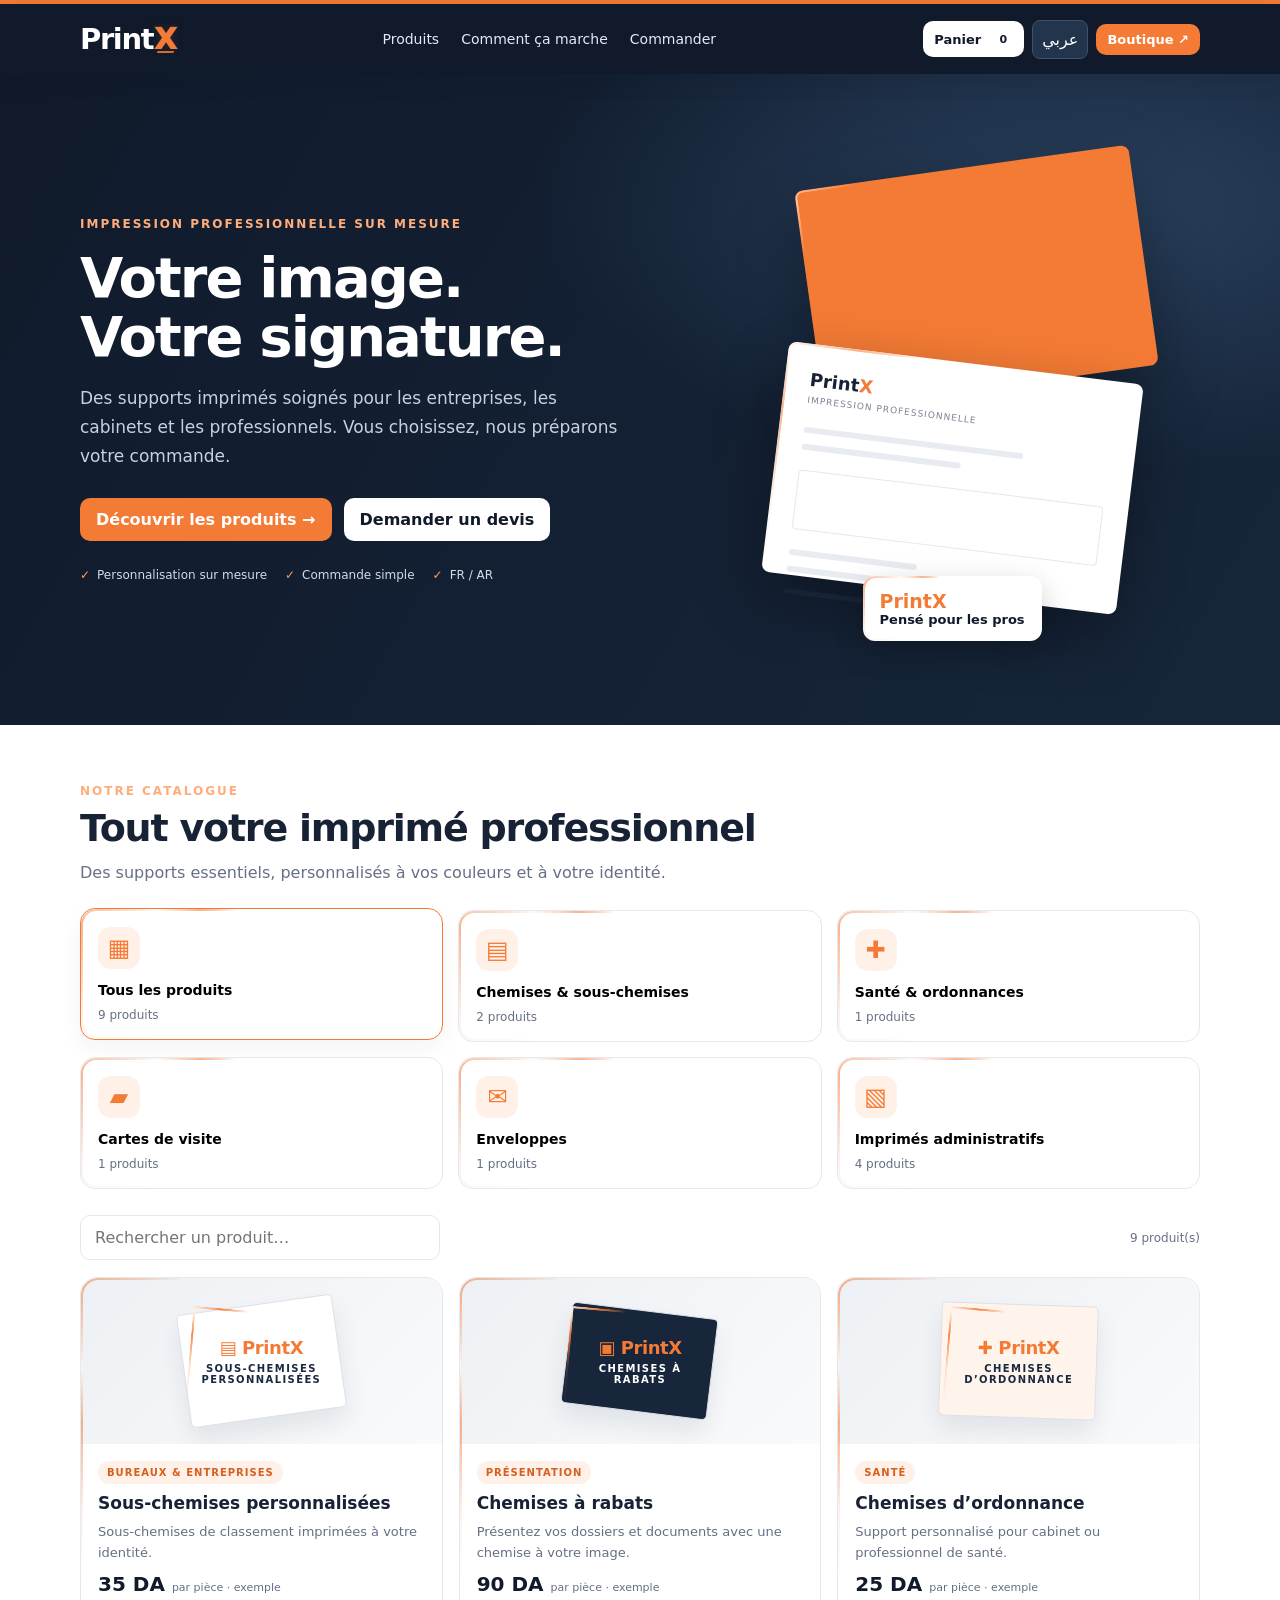
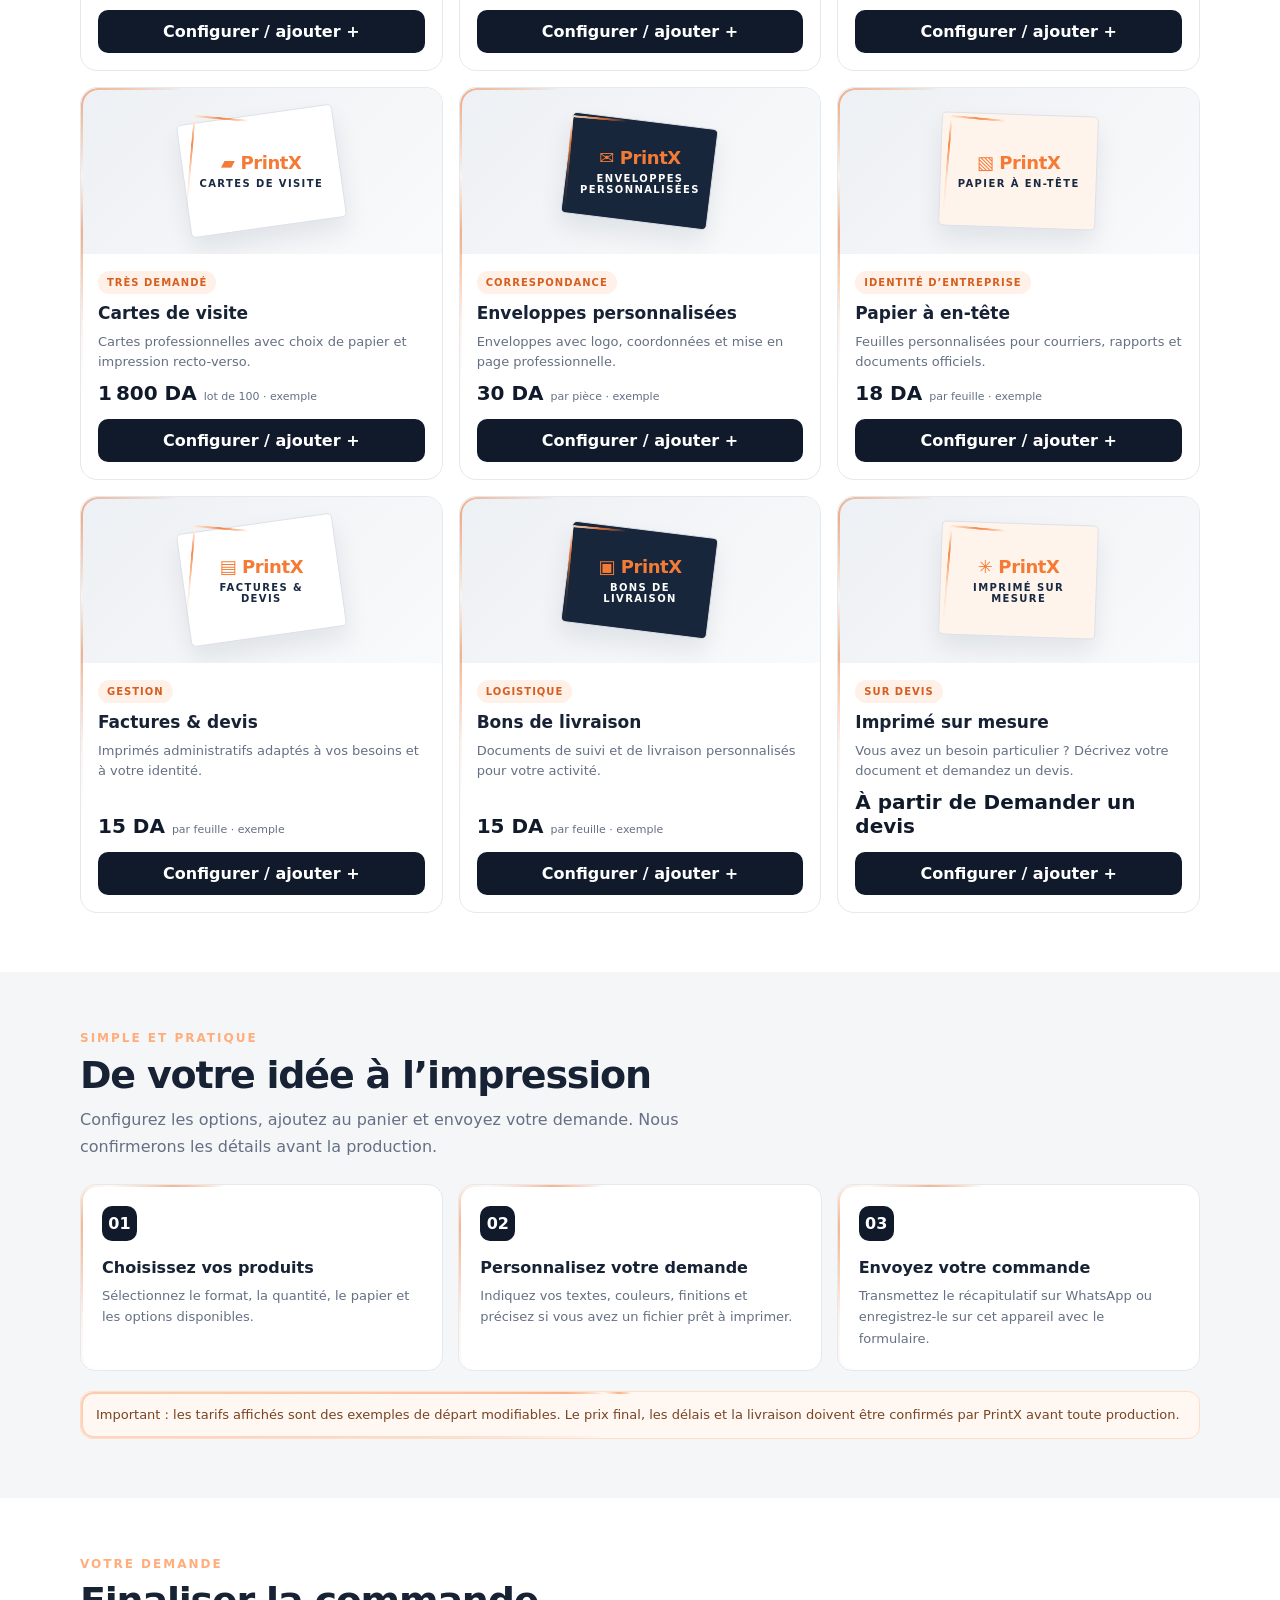
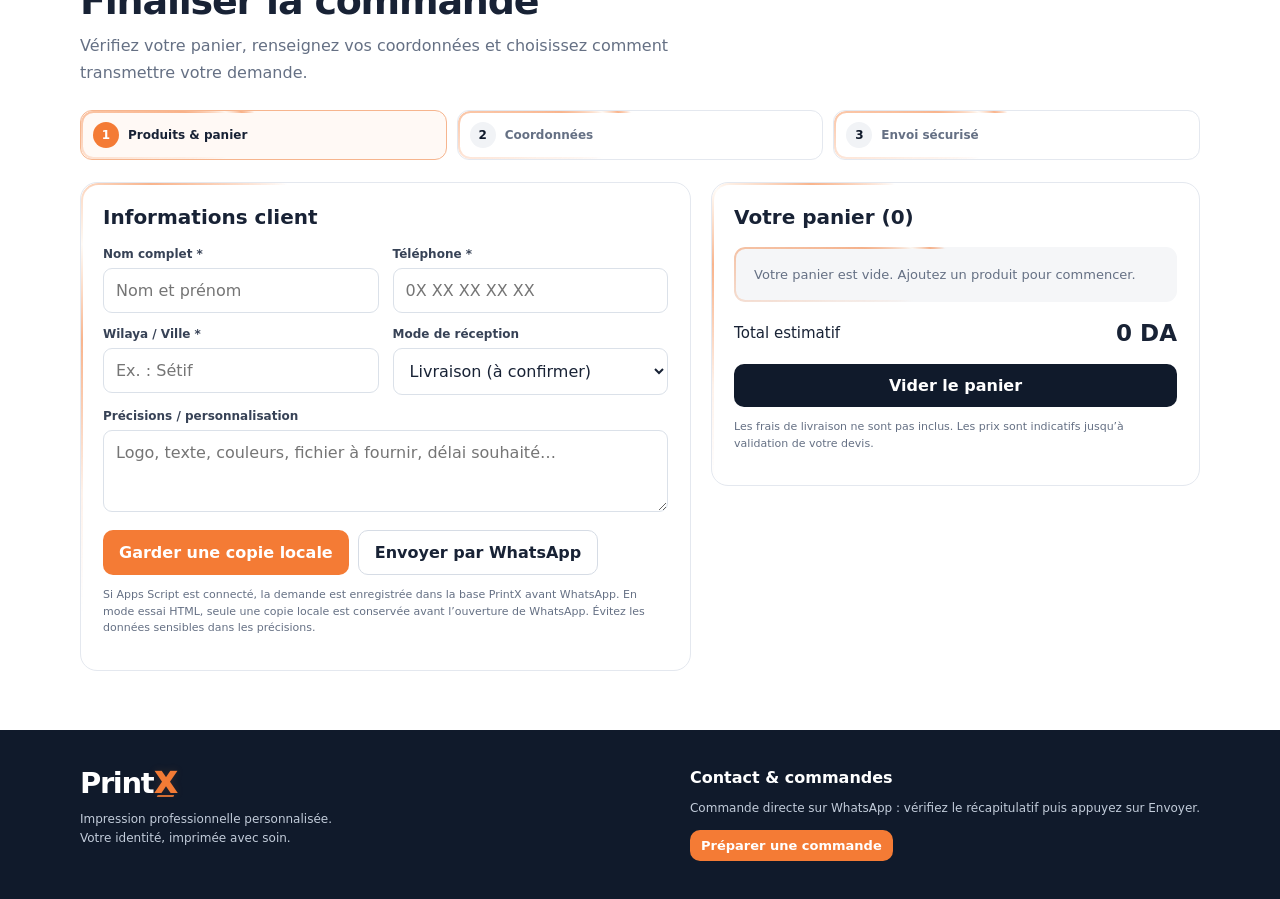
<file: index.html>
<!doctype html>
<html lang="fr">
<head>
<meta charset="utf-8"><meta name="viewport" content="width=device-width,initial-scale=1"><meta name="theme-color" content="#101a2b"><meta name="description" content="PrintX — impression professionnelle personnalisée : cartes de visite, chemises, enveloppes et imprimés administratifs.">
<title>PrintX — Impression professionnelle</title>
<style>
:root{--navy:#101a2b;--navy2:#192941;--orange:#f47b35;--ink:#182235;--muted:#657084;--paper:#f5f6f8;--line:#e4e8ef;--white:#fff;--green:#16845b}*{box-sizing:border-box}body{margin:0;font-family:Inter,ui-sans-serif,system-ui,-apple-system,Segoe UI,Arial,sans-serif;color:var(--ink);background:#fff}button,input,select,textarea{font:inherit}button{cursor:pointer}.topline{background:var(--orange);height:4px}.wrap{width:min(1160px,92%);margin:auto}.nav{background:var(--navy);color:#fff;position:sticky;top:0;z-index:10;box-shadow:0 5px 25px #0b14251a}.navin{min-height:76px;display:flex;align-items:center;gap:24px;justify-content:space-between}.brand{display:flex;align-items:center;gap:11px;color:#fff;text-decoration:none;font-size:27px;font-weight:850;letter-spacing:-1px}.brandmark{display:grid;place-items:center;width:40px;height:40px;border-radius:11px;background:var(--orange);font-size:21px}.brand span b{color:var(--orange)}.navlinks{display:flex;align-items:center;gap:22px}.navlinks a{color:#e5eaf2;text-decoration:none;font-size:14px}.navlinks a:hover{color:#ffb184}.actions{display:flex;gap:8px;align-items:center}.btn{border:0;border-radius:10px;padding:12px 16px;font-weight:750;display:inline-flex;align-items:center;justify-content:center;gap:8px;text-decoration:none;transition:.2s}.btn:hover{transform:translateY(-1px)}.btn-primary{background:var(--orange);color:#fff}.btn-dark{background:var(--navy);color:#fff}.btn-outline{background:transparent;border:1px solid #d6dce5;color:var(--ink)}.btn-light{background:#fff;color:var(--navy)}.btn-small{padding:8px 11px;font-size:13px}.lang{background:#23344d;border:1px solid #40516a;color:#fff;border-radius:8px;padding:9px}.hero{background:radial-gradient(ellipse at 85% 20%,#29405d 0,transparent 36%),linear-gradient(120deg,#101a2b,#17263b);color:#fff;overflow:hidden}.hero-grid{display:grid;grid-template-columns:1.08fr .92fr;align-items:center;gap:45px;padding:72px 0 76px}.eyebrow{color:#ffad7b;font-size:12px;font-weight:850;letter-spacing:2px;text-transform:uppercase}.hero h1{font-size:clamp(38px,5vw,61px);letter-spacing:-2.5px;line-height:1.05;margin:18px 0}.hero p{font-size:17px;line-height:1.7;color:#c8d1df;max-width:540px}.hero-ctas{display:flex;gap:12px;flex-wrap:wrap;margin:27px 0}.trust{display:flex;gap:18px;flex-wrap:wrap;color:#d2dbe7;font-size:12px}.trust span:before{content:'✓';color:#ff9a60;font-weight:900;margin-right:7px}.hero-art{min-height:330px;position:relative;display:grid;place-items:center}.paper{position:absolute;width:72%;height:255px;background:#fff;border-radius:8px;box-shadow:0 25px 65px #0005;transform:rotate(7deg);padding:25px;color:#182235}.paper.back{transform:rotate(-8deg);background:#f47b35;width:68%;height:245px;top:34px;left:5%}.paper .line{height:6px;border-radius:4px;background:#e8ebf0;margin:11px 0;width:85%}.paper .line.short{width:52%}.paper .tinybrand{font-weight:900;font-size:18px}.paper .tinybrand span{color:var(--orange)}.paper .mockbox{border:1px solid #e5e8ed;border-radius:4px;height:60px;margin-top:20px}.paper .mockfooter{margin-top:17px;height:5px;background:#182235;width:65%}.floating{position:absolute;bottom:18px;right:0;background:#fff;color:var(--navy);padding:14px 17px;border-radius:12px;box-shadow:0 10px 30px #0003;font-size:13px;font-weight:800}.floating strong{display:block;color:var(--orange);font-size:19px}.section{padding:66px 0}.section.alt{background:var(--paper)}.section-head{display:flex;justify-content:space-between;gap:20px;align-items:end;margin-bottom:28px}.section h2{font-size:clamp(27px,3vw,38px);letter-spacing:-1.2px;margin:8px 0 10px}.section-head p,.lead{color:var(--muted);line-height:1.65;margin:0;max-width:640px}.categories{display:grid;grid-template-columns:repeat(5,1fr);gap:13px}.cat{border:1px solid var(--line);border-radius:15px;padding:19px 15px;background:#fff;text-align:left;transition:.2s}.cat:hover,.cat.active{border-color:var(--orange);box-shadow:0 8px 24px #17263b0d;transform:translateY(-2px)}.cat-icon{width:47px;height:47px;border-radius:13px;background:#fff0e8;color:var(--orange);display:grid;place-items:center;font-size:24px;margin-bottom:17px}.cat strong{display:block;font-size:14px;line-height:1.4}.cat small{display:block;color:var(--muted);font-size:12px;margin-top:7px}.toolbar{display:flex;gap:12px;align-items:center;justify-content:space-between;margin:26px 0 17px;flex-wrap:wrap}.search{min-width:220px;flex:1;max-width:360px;border:1px solid var(--line);border-radius:10px;padding:12px 14px;background:#fff}.product-grid{display:grid;grid-template-columns:repeat(3,1fr);gap:18px}.product{border:1px solid var(--line);border-radius:17px;overflow:hidden;background:#fff;display:flex;flex-direction:column}.product-visual{height:180px;background:linear-gradient(135deg,#edf0f4,#f9fafb);display:grid;place-items:center;position:relative;overflow:hidden}.product-visual:before{content:'';position:absolute;width:155px;height:112px;background:#fff;border:1px solid #dce1e8;box-shadow:0 13px 24px #101a2b15;border-radius:5px;transform:rotate(-8deg)}.product-visual:after{content:'';position:absolute;width:142px;height:95px;border:2px solid #f47b35;opacity:.8;transform:rotate(5deg);border-radius:3px}.product-visual .visual-label{z-index:1;font-size:10px;letter-spacing:1.4px;font-weight:900;color:#192941;text-align:center;max-width:125px}.product-visual .visual-label em{display:block;color:var(--orange);font-size:18px;font-style:normal;letter-spacing:-.4px;margin-bottom:5px}.product:nth-child(3n+2) .product-visual:before{transform:rotate(7deg);width:145px;height:100px;background:#17263b}.product:nth-child(3n+2) .visual-label{color:#fff}.product:nth-child(3n) .product-visual:before{transform:rotate(2deg);background:#fff4ec}.product-info{padding:18px;display:flex;flex-direction:column;gap:10px;flex:1}.pill{font-size:10px;font-weight:850;text-transform:uppercase;letter-spacing:1px;color:#d65e1e;background:#fff0e8;border-radius:99px;padding:6px 9px;align-self:start}.product h3{margin:0;font-size:17px}.product p{margin:0;color:var(--muted);font-size:13px;line-height:1.55;min-height:40px}.price-row{display:flex;align-items:baseline;gap:7px;margin-top:auto}.price{font-size:20px;font-weight:900;color:var(--navy)}.from{font-size:11px;color:var(--muted)}.product .btn{width:100%;margin-top:5px}.notice{background:#fff8f2;border:1px solid #ffdec9;color:#784323;border-radius:12px;padding:13px 15px;font-size:13px;line-height:1.55}.steps{display:grid;grid-template-columns:repeat(3,1fr);gap:18px}.step{background:#fff;border:1px solid var(--line);border-radius:15px;padding:23px}.step-num{width:35px;height:35px;display:grid;place-items:center;background:var(--navy);color:#fff;border-radius:10px;font-weight:900}.step h3{font-size:16px;margin:17px 0 8px}.step p{color:var(--muted);font-size:13px;line-height:1.65;margin:0}.order-layout{display:grid;grid-template-columns:1fr .8fr;gap:24px;align-items:start}.panel{background:#fff;border:1px solid var(--line);border-radius:17px;padding:24px}.panel h3{margin:0 0 18px;font-size:20px}.formgrid{display:grid;grid-template-columns:1fr 1fr;gap:14px}.field{display:flex;flex-direction:column;gap:7px}.field.full{grid-column:1/-1}.field label{font-size:12px;font-weight:800;color:#374256}.field input,.field select,.field textarea{width:100%;border:1px solid #dbe1e9;border-radius:9px;padding:12px;background:#fff;color:var(--ink);min-width:0}.field textarea{min-height:82px;resize:vertical}.field input:focus,.field select:focus,.field textarea:focus{outline:2px solid #ffd0b3;border-color:var(--orange)}.cart-empty{padding:20px;background:var(--paper);border-radius:11px;color:var(--muted);font-size:13px}.cart-item{display:flex;justify-content:space-between;gap:12px;padding:13px 0;border-bottom:1px solid var(--line);font-size:13px}.cart-item small{display:block;color:var(--muted);margin-top:4px}.remove{border:0;background:none;color:#b33b36;font-size:12px}.totalrow{display:flex;justify-content:space-between;align-items:center;margin:18px 0;font-size:15px}.totalrow strong{font-size:23px}.cart-actions{display:grid;gap:9px}.cart-actions .btn{width:100%}.fineprint{font-size:11px;line-height:1.5;color:var(--muted);margin-top:12px}.admin-list{display:grid;gap:9px}.admin-order{border:1px solid var(--line);border-radius:10px;padding:12px;font-size:12px}.admin-order strong{display:block;font-size:13px}.footer{background:var(--navy);color:#fff;padding:38px 0}.footerin{display:flex;justify-content:space-between;gap:20px;align-items:center}.footer p{font-size:12px;color:#c2ccda;line-height:1.6}.toast{position:fixed;bottom:18px;left:50%;transform:translateX(-50%);background:#14233a;color:white;padding:12px 18px;border-radius:10px;box-shadow:0 10px 35px #0003;z-index:99;font-size:13px;display:none;max-width:90vw}.toast.show{display:block}.hidden{display:none!important}.rtl{direction:rtl}.rtl .navin,.rtl .section-head,.rtl .toolbar,.rtl .footerin,.rtl .cart-item,.rtl .totalrow{direction:rtl}.rtl .hero-grid{direction:rtl}.rtl .product-info,.rtl .panel,.rtl .cat{text-align:right}.rtl .product-visual .visual-label{text-align:center}.rtl .trust span:before{margin-right:0;margin-left:7px}@media(max-width:850px){.navlinks{display:none}.hero-grid{grid-template-columns:1fr;padding:53px 0}.hero-art{min-height:285px;max-width:480px;width:100%;margin:auto}.categories{grid-template-columns:repeat(2,1fr)}.product-grid{grid-template-columns:repeat(2,1fr)}.order-layout{grid-template-columns:1fr}.steps{grid-template-columns:1fr}.section{padding:49px 0}}@media(max-width:520px){.navin{min-height:66px}.brand{font-size:23px}.brandmark{width:35px;height:35px}.actions .btn{padding:9px 10px;font-size:12px}.hero h1{font-size:40px}.hero p{font-size:15px}.hero-art{min-height:245px}.paper{height:205px}.paper.back{height:198px}.floating{bottom:0}.section-head{align-items:start;flex-direction:column}.product-grid{grid-template-columns:1fr 1fr;gap:10px}.product-visual{height:135px}.product-info{padding:12px}.product h3{font-size:14px}.product p{font-size:12px;min-height:58px}.price{font-size:17px}.product .btn{font-size:12px;padding:10px 8px}.formgrid{grid-template-columns:1fr}.field.full{grid-column:auto}.panel{padding:17px}.footerin{align-items:flex-start;flex-direction:column}.cat{padding:14px 12px}.cat strong{font-size:13px}}

/* PrintX refinement: compact wordmark and clearer order workflow */
.qty-controls{display:inline-flex;align-items:center;gap:9px;margin-top:8px;border:1px solid var(--line);border-radius:8px;padding:3px 5px}.qty-controls button{width:27px;height:27px;border:0;border-radius:6px;background:#f3f5f8;color:var(--navy);font-weight:900}.qty-controls button:disabled{opacity:.35;cursor:not-allowed}.qty-controls span{min-width:18px;text-align:center;font-weight:800;font-size:12px}
.brand{gap:0;font-size:29px;letter-spacing:-1.35px;line-height:1}.brandword{display:inline-flex;align-items:baseline;white-space:nowrap}.brand-x{color:var(--orange);font-weight:950;display:inline-block;position:relative;margin-left:1px;text-shadow:0 0 8px #f47b3526}.brand-x:after{content:"";position:absolute;left:12%;right:8%;height:2px;bottom:1px;background:var(--orange);opacity:.85;border-radius:2px;transform:skewX(-28deg)}.brand-x:before{content:"";position:absolute;z-index:2;pointer-events:none;left:-12%;top:49%;width:124%;height:2px;background:linear-gradient(90deg,transparent,#ff8b45 22%,#fff4e9 50%,#ff8b45 78%,transparent);box-shadow:0 0 5px #ff7b35,0 0 10px #ff7b35;transform:rotate(-48deg);transform-origin:center;animation:printXLaser 2.8s ease-in-out infinite;opacity:0}@keyframes printXLaser{0%,12%{opacity:0;transform:translateX(-5px) rotate(-48deg)}25%,42%{opacity:.95}58%,100%{opacity:0;transform:translateX(5px) rotate(-48deg)}}@media(prefers-reduced-motion:reduce){.brand-x:before{animation:none;opacity:.35}}
.product.unavailable{opacity:.78}.product.unavailable .product-visual:after{border-color:#a7afbb}.unavailable-badge{background:#eef0f3;color:#596273}.product .btn:disabled{background:#e7e9ed;color:#667085;cursor:not-allowed;transform:none}
.order-progress{display:grid;grid-template-columns:repeat(3,1fr);gap:10px;margin:0 0 22px}.progress-step{display:flex;align-items:center;gap:9px;border:1px solid var(--line);border-radius:12px;padding:11px 12px;background:#fff;color:var(--muted);font-size:12px;font-weight:700}.progress-step b{width:26px;height:26px;flex:0 0 26px;display:grid;place-items:center;border-radius:50%;background:#f1f3f6;color:var(--navy)}.progress-step.active{border-color:#f6b58e;background:#fff9f5;color:var(--ink)}.progress-step.active b{background:var(--orange);color:#fff}.status-note{font-size:12px;color:var(--muted);line-height:1.55;margin:10px 0 0}.cart-item{align-items:flex-start}.cart-item>div{min-width:0;overflow-wrap:anywhere}.cart-item .remove{flex:0 0 auto;padding:5px}.cart-count{font-variant-numeric:tabular-nums}.cart-shortcut{position:relative}.cart-shortcut .cart-count{display:inline-grid;place-items:center;min-width:20px;height:20px;padding:0 5px;border-radius:99px;background:#fff;color:var(--navy);font-size:11px;margin-left:4px}.qty-controls{display:flex;align-items:center;gap:9px;margin-top:8px}.qty-controls button{width:30px;height:30px;border:1px solid #d7dde6;background:#fff;border-radius:8px;font-weight:900;color:var(--navy)}.qty-controls button:disabled{opacity:.35;cursor:not-allowed}.cart-shortcut:focus-visible{outline:3px solid #ffb184;outline-offset:3px}.order-feedback{border-radius:10px;padding:11px 13px;font-size:13px;line-height:1.5;margin-top:12px;background:#f5f7fa;border:1px solid var(--line);color:var(--ink)}.order-feedback.error{background:#fff3f1;border-color:#f4c4bd;color:#9d3027}.order-feedback.success{background:#effaf4;border-color:#bce7ce;color:#17653d}
@media(max-width:600px){.brand{font-size:25px}.order-progress{gap:6px}.progress-step{padding:8px 6px;gap:6px;font-size:10px;align-items:flex-start}.progress-step b{width:22px;height:22px;flex-basis:22px}}

/* PRINTX LASER PERIMETER POLISH 2026-10-18
   proportions plus équilibrées et trace orange douce autour des cadres */
.wrap{width:min(1120px,calc(100% - 40px))}
.navin{min-height:70px;gap:20px}
.hero-grid{gap:clamp(28px,4vw,42px);padding:clamp(48px,6vw,66px) 0}
.hero h1{font-size:clamp(36px,4.5vw,56px);letter-spacing:-1.9px;line-height:1.04}
.hero-art{min-height:300px}
.paper{height:232px}
.paper.back{height:222px;top:27px}
.section{padding:clamp(46px,5.2vw,59px) 0}
.section-head{margin-bottom:24px}
.categories{grid-template-columns:repeat(3,minmax(0,1fr));gap:15px}
.cat{min-height:132px;padding:17px}
.cat-icon{width:42px;height:42px;margin-bottom:12px}
.product-grid{gap:16px}
.product-visual{height:166px}
.product-info{padding:17px;gap:9px}
.steps{gap:15px}
.step{padding:21px}
.panel{padding:22px}
.order-layout{gap:20px}
@media(max-width:850px){
  .wrap{width:calc(100% - 36px)}
  .hero-grid{padding:48px 0}
  .hero-art{min-height:275px}
  .categories{grid-template-columns:repeat(2,minmax(0,1fr))}
  .section{padding:46px 0}
}
@media(max-width:520px){
  .wrap{width:calc(100% - 28px)}
  .navin{min-height:62px;gap:10px}
  .hero-grid{padding:38px 0 42px;gap:18px}
  .hero h1{font-size:clamp(34px,9vw,41px);letter-spacing:-1.2px}
  .hero-ctas{margin:20px 0;gap:9px}
  .hero-art{min-height:232px}
  .paper{height:184px;padding:18px}
  .paper.back{height:176px;top:26px}
  .paper .mockbox{height:44px;margin-top:14px}
  .section{padding:39px 0}
  .categories{gap:9px}
  .cat{min-height:116px;padding:13px}
  .cat strong{font-size:12px}
  .product-grid{gap:9px}
  .product-visual{height:126px}
  .product-info{padding:11px;gap:8px}
  .panel{padding:16px}
}
/* The moving light is a masked ring: only a thin edge is visible, never a large beam. */
@property --printx-laser-angle{syntax:"<angle>";inherits:false;initial-value:0deg}
@keyframes printXLaserPerimeter{to{--printx-laser-angle:360deg}}
:is(.cat,.product,.step,.panel,.progress-step,.paper,.floating,.notice,.cart-empty,.admin-order,.order-feedback){
  position:relative;
  isolation:isolate;
}
:is(.cat,.product,.step,.panel,.progress-step,.paper,.floating,.notice,.cart-empty,.admin-order,.order-feedback)::before{
  content:"";
  position:absolute;
  inset:0;
  border-radius:inherit;
  padding:1.6px;
  pointer-events:none;
  z-index:4;
  opacity:.56;
  background:conic-gradient(from var(--printx-laser-angle),transparent 0deg,transparent 238deg,rgba(244,123,53,.16) 258deg,#f47b35 286deg,#fff8f0 301deg,#f47b35 316deg,transparent 338deg,transparent 360deg);
  -webkit-mask:linear-gradient(#000 0 0) content-box,linear-gradient(#000 0 0);
  -webkit-mask-composite:xor;
  mask:linear-gradient(#000 0 0) content-box,linear-gradient(#000 0 0);
  mask-composite:exclude;
  filter:drop-shadow(0 0 2px rgba(244,123,53,.25));
  animation:printXLaserPerimeter 7.8s linear infinite;
}
:is(.cat,.product,.step,.panel,.progress-step,.paper,.floating,.notice,.cart-empty,.admin-order,.order-feedback):hover::before{opacity:.92}
.cat:nth-child(2)::before,.step:nth-child(2)::before,.product:nth-child(3n + 2)::before{animation-delay:-1.8s}
.cat:nth-child(3)::before,.step:nth-child(3)::before,.product:nth-child(3n)::before{animation-delay:-3.7s}
.cat:nth-child(4)::before,.progress-step:nth-child(2)::before{animation-delay:-2.5s}
.cat:nth-child(5)::before,.progress-step:nth-child(3)::before{animation-delay:-5.1s}
.cat:nth-child(6)::before{animation-delay:-6.4s}
/* Cadres illustrés des produits : la lumière suit le pourtour du rectangle. */
.product-visual::after{
  border:0;
  padding:1.7px;
  background:conic-gradient(from var(--printx-laser-angle),transparent 0deg,transparent 235deg,rgba(244,123,53,.2) 260deg,#f47b35 287deg,#fff7ed 302deg,#f47b35 317deg,transparent 340deg,transparent 360deg);
  -webkit-mask:linear-gradient(#000 0 0) content-box,linear-gradient(#000 0 0);
  -webkit-mask-composite:xor;
  mask:linear-gradient(#000 0 0) content-box,linear-gradient(#000 0 0);
  mask-composite:exclude;
  animation:printXLaserPerimeter 6.4s linear infinite;
  opacity:.9;
}
.product:nth-child(3n + 2) .product-visual::after{animation-delay:-2.1s}
.product:nth-child(3n) .product-visual::after{animation-delay:-4.1s}
/* Laser du logo plus léger : un reflet bref sur le X, pas un gros faisceau. */
.brand-x:before{
  height:1.5px;
  background:linear-gradient(90deg,transparent,#ff8b45 25%,#fff8f0 50%,#ff8b45 75%,transparent);
  box-shadow:0 0 3px rgba(255,123,53,.8),0 0 7px rgba(255,123,53,.35);
  animation:printXLaser 3.4s ease-in-out infinite;
}
@keyframes printXLaser{
  0%,15%{opacity:0;transform:translate(-5px,-2px) rotate(-48deg)}
  28%,40%{opacity:.8;transform:translate(0,0) rotate(-48deg)}
  56%{opacity:.15;transform:translate(4px,2px) rotate(-48deg)}
  68%,100%{opacity:0;transform:translate(6px,3px) rotate(-48deg)}
}
@media(prefers-reduced-motion:reduce){
  :is(.cat,.product,.step,.panel,.progress-step,.paper,.floating,.notice,.cart-empty,.admin-order,.order-feedback)::before,
  .product-visual::after,.brand-x::before{animation:none!important}
  :is(.cat,.product,.step,.panel,.progress-step,.paper,.floating,.notice,.cart-empty,.admin-order,.order-feedback)::before{opacity:.23}
  .product-visual::after{opacity:.45}
}

</style></head>
<body><div class="topline"></div><header class="nav"><div class="wrap navin"><a class="brand" href="#home"><span class="brandword">Print<span class="brand-x">X</span></span></a><nav class="navlinks"><a href="#catalog" data-i="navProducts">Produits</a><a href="#how" data-i="navHow">Comment ça marche</a><a href="#order" data-i="navOrder">Commander</a></nav><div class="actions"><a class="btn btn-light btn-small cart-shortcut" href="#order" aria-label="Voir le panier">Panier <span id="headerCartCount" class="cart-count">0</span></a><button class="lang" id="langBtn" aria-label="Change language">عربي</button><a class="btn btn-primary btn-small" href="#catalog" data-i="navShop">Boutique ↗</a></div></div></header>
<main id="home"><section class="hero"><div class="wrap hero-grid"><div><div class="eyebrow" data-i="eyebrow">Impression professionnelle sur mesure</div><h1 data-i="heroTitle">Votre image.<br>Votre signature.</h1><p data-i="heroText">Des supports imprimés soignés pour les entreprises, les cabinets et les professionnels. Vous choisissez, nous préparons votre commande.</p><div class="hero-ctas"><a class="btn btn-primary" href="#catalog" data-i="heroCta">Découvrir les produits →</a><a class="btn btn-light" href="#order" data-i="quoteCta">Demander un devis</a></div><div class="trust"><span data-i="trust1">Personnalisation sur mesure</span><span data-i="trust2">Commande simple</span><span data-i="trust3">FR / AR</span></div></div><div class="hero-art" aria-label="Maquette de papeterie PrintX"><div class="paper back"></div><div class="paper"><div class="tinybrand">Print<span>X</span></div><div style="font-size:9px;color:#7b8492;margin-top:5px;letter-spacing:1px">IMPRESSION PROFESSIONNELLE</div><div class="line" style="margin-top:22px;width:72%"></div><div class="line short"></div><div class="mockbox"></div><div class="line" style="margin-top:20px;width:42%"></div><div class="line short" style="width:62%"></div><div class="mockfooter"></div></div><div class="floating"><strong>PrintX</strong><span data-i="floatingText">Pensé pour les pros</span></div></div></div></section>
<section class="section"><div class="wrap"><div class="section-head"><div><div class="eyebrow" data-i="catEyebrow">Notre catalogue</div><h2 data-i="catTitle">Tout votre imprimé professionnel</h2><p data-i="catText">Des supports essentiels, personnalisés à vos couleurs et à votre identité.</p></div></div><div class="categories" id="categories"></div><div class="toolbar"><input class="search" id="search" type="search" placeholder="Rechercher un produit…" data-i-placeholder="search"><span id="productCount" style="font-size:12px;color:var(--muted)"></span></div><div class="product-grid" id="products"></div></div></section>
<section class="section alt" id="how"><div class="wrap"><div class="section-head"><div><div class="eyebrow" data-i="stepsEyebrow">Simple et pratique</div><h2 data-i="stepsTitle">De votre idée à l'impression</h2><p data-i="stepsText">Configurez les options, ajoutez au panier et envoyez votre demande. Nous confirmerons les détails avant la production.</p></div></div><div class="steps"><article class="step"><div class="step-num">01</div><h3 data-i="step1Title">Choisissez vos produits</h3><p data-i="step1Text">Sélectionnez le format, la quantité, le papier et les options disponibles.</p></article><article class="step"><div class="step-num">02</div><h3 data-i="step2Title">Personnalisez votre demande</h3><p data-i="step2Text">Indiquez vos textes, couleurs, finitions et précisez si vous avez un fichier prêt à imprimer.</p></article><article class="step"><div class="step-num">03</div><h3 data-i="step3Title">Envoyez votre commande</h3><p data-i="step3Text">Transmettez le récapitulatif sur WhatsApp ou enregistrez-le sur cet appareil avec le formulaire.</p></article></div><div class="notice" style="margin-top:20px" data-i="pricingNotice">Important : les tarifs affichés sont des exemples de départ modifiables. Le prix final, les délais et la livraison doivent être confirmés par PrintX avant toute production.</div></div></section>
<section class="section" id="order"><div class="wrap"><div class="section-head"><div><div class="eyebrow" data-i="orderEyebrow">Votre demande</div><h2 data-i="orderTitle">Finaliser la commande</h2><p data-i="orderText">Vérifiez votre panier, renseignez vos coordonnées et choisissez comment transmettre votre demande.</p></div></div><div class="order-progress" aria-label="Étapes de commande"><div class="progress-step active" id="progressProducts"><b>1</b><span data-i="progressProducts">Produits & panier</span></div><div class="progress-step" id="progressDetails"><b>2</b><span data-i="progressDetails">Coordonnées</span></div><div class="progress-step" id="progressSend"><b>3</b><span data-i="progressSend">Envoi sécurisé</span></div></div><div class="order-layout"><div class="panel"><h3 data-i="customerTitle">Informations client</h3><form id="orderForm"><div aria-hidden="true" style="position:absolute;left:-10000px;top:auto;width:1px;height:1px;overflow:hidden"><label for="companyWebsite">Ne pas remplir</label><input id="companyWebsite" name="companyWebsite" tabindex="-1" autocomplete="off"></div><div class="formgrid"><div class="field"><label for="customerName" data-i="nameLabel">Nom complet *</label><input id="customerName" required autocomplete="name" placeholder="Nom et prénom"></div><div class="field"><label for="customerPhone" data-i="phoneLabel">Téléphone *</label><input id="customerPhone" required type="tel" autocomplete="tel" placeholder="0X XX XX XX XX"></div><div class="field"><label for="customerCity" data-i="cityLabel">Wilaya / Ville *</label><input id="customerCity" required placeholder="Ex. : Sétif"></div><div class="field"><label for="customerDelivery" data-i="deliveryLabel">Mode de réception</label><select id="customerDelivery"><option value="delivery" data-i="deliveryHome">Livraison (à confirmer)</option><option value="pickup" data-i="deliveryPickup">Retrait (à confirmer)</option></select></div><div class="field full"><label for="customerNotes" data-i="notesLabel">Précisions / personnalisation</label><textarea id="customerNotes" placeholder="Logo, texte, couleurs, fichier à fournir, délai souhaité…"></textarea></div></div><div style="display:flex;gap:9px;flex-wrap:wrap;margin-top:18px"><button class="btn btn-primary" type="submit" data-i="saveOrder">Enregistrer la commande</button><button class="btn btn-outline" type="button" id="whatsappBtn" data-i="sendWhatsapp">Envoyer par WhatsApp</button></div><div id="orderFeedback" class="order-feedback" role="status" aria-live="polite" hidden></div><p class="fineprint" data-i="privacyNote">Mode essai HTML : les copies locales restent sur cet appareil. La base Google Sheets nécessite le déploiement Apps Script. Évitez les données sensibles dans les précisions.</p></form></div><aside class="panel"><h3><span data-i="cartTitle">Votre panier</span> <span id="cartBadge">(0)</span></h3><div id="cartItems" class="cart-empty"></div><div class="totalrow"><span data-i="estimatedTotal">Total estimatif</span><strong id="cartTotal">0 DA</strong></div><div class="cart-actions"><button class="btn btn-dark" id="clearCart" type="button" data-i="clearCart">Vider le panier</button></div><p class="fineprint" data-i="cartFine">Les frais de livraison ne sont pas inclus. Les prix sont indicatifs jusqu'à validation de votre devis.</p><div id="savedOrdersBox" class="hidden" style="margin-top:22px"><h3 data-i="savedTitle">Commandes enregistrées sur cet appareil</h3><div id="savedOrders" class="admin-list"></div><button class="btn btn-outline btn-small" type="button" id="exportOrders" style="margin-top:10px" data-i="exportOrders">Exporter les commandes (JSON)</button></div></aside></div></div></section></main>
<footer class="footer"><div class="wrap footerin"><div><a class="brand" href="#home"><span class="brandword">Print<span class="brand-x">X</span></span></a><p data-i="footerText">Impression professionnelle personnalisée.<br>Votre identité, imprimée avec soin.</p></div><div><strong data-i="footerContact">Contact & commandes</strong><p data-i="footerHint">Configurez le numéro WhatsApp dans le fichier index.html avant la mise en ligne.</p><a href="#order" class="btn btn-primary btn-small" data-i="footerCta">Préparer une commande</a></div></div></footer><div class="toast" id="toast" role="status" aria-live="polite"></div>
<script>
const CONFIG={whatsappNumber:"213670478049",currency:"DA"}; // Numéro WhatsApp international sans +
const PRODUCTS=[
{id:'folders',cat:'folders',icon:'▤',name:{fr:'Sous-chemises personnalisées',ar:'أغلفة ملفات مخصصة'},desc:{fr:'Sous-chemises de classement imprimées à votre identité.',ar:'أغلفة لتنظيم الملفات مطبوعة بهويتكم.'},price:35,unit:{fr:'par pièce · exemple',ar:'للقطعة · سعر تجريبي'},badge:{fr:'Bureaux & entreprises',ar:'مكاتب وشركات'},options:['A4','Couleur recto','Papier standard']},
{id:'presentation',cat:'folders',icon:'▣',name:{fr:'Chemises à rabats',ar:'حافظات ملفات بألسنة'},desc:{fr:'Présentez vos dossiers et documents avec une chemise à votre image.',ar:'قدموا ملفاتكم ووثائقكم بحافظة تحمل هويتكم.'},price:90,unit:{fr:'par pièce · exemple',ar:'للقطعة · سعر تجريبي'},badge:{fr:'Présentation',ar:'عرض احترافي'},options:['A4','2 rabats','Impression couleur']},
{id:'prescription',cat:'medical',icon:'✚',name:{fr:'Chemises d’ordonnance',ar:'أغلفة وصفات طبية'},desc:{fr:'Support personnalisé pour cabinet ou professionnel de santé.',ar:'مطبوعات مخصصة للعيادات ومهنيي الصحة.'},price:25,unit:{fr:'par pièce · exemple',ar:'للقطعة · سعر تجريبي'},badge:{fr:'Santé',ar:'الصحة'},options:['Format à confirmer','Personnalisation','Papier standard']},
{id:'cards',cat:'cards',icon:'▰',name:{fr:'Cartes de visite',ar:'بطاقات زيارة'},desc:{fr:'Cartes professionnelles avec choix de papier et impression recto-verso.',ar:'بطاقات مهنية مع اختيار الورق والطباعة على الوجهين.'},price:1800,unit:{fr:'lot de 100 · exemple',ar:'حزمة 100 · سعر تجريبي'},badge:{fr:'Très demandé',ar:'مطلوبة بكثرة'},options:['Format standard','350 g (à confirmer)','Recto-verso']},
{id:'envelopes',cat:'envelopes',icon:'✉',name:{fr:'Enveloppes personnalisées',ar:'أظرفة مخصصة'},desc:{fr:'Enveloppes avec logo, coordonnées et mise en page professionnelle.',ar:'أظرفة تحمل الشعار وبيانات الاتصال.'},price:30,unit:{fr:'par pièce · exemple',ar:'للقطعة · سعر تجريبي'},badge:{fr:'Correspondance',ar:'مراسلات'},options:['Format à choisir','Impression logo','Papier standard']},
{id:'letterhead',cat:'admin',icon:'▧',name:{fr:'Papier à en-tête',ar:'ورق مراسلات رسمي'},desc:{fr:'Feuilles personnalisées pour courriers, rapports et documents officiels.',ar:'أوراق مخصصة للمراسلات والتقارير.'},price:18,unit:{fr:'par feuille · exemple',ar:'للورقة · سعر تجريبي'},badge:{fr:'Identité d’entreprise',ar:'هوية المؤسسة'},options:['A4','Impression couleur','Papier à confirmer']},
{id:'invoice',cat:'admin',icon:'▤',name:{fr:'Factures & devis',ar:'فواتير وعروض أسعار'},desc:{fr:'Imprimés administratifs adaptés à vos besoins et à votre identité.',ar:'مطبوعات إدارية تناسب احتياجاتكم وهويتكم.'},price:15,unit:{fr:'par feuille · exemple',ar:'للورقة · سعر تجريبي'},badge:{fr:'Gestion',ar:'التسيير'},options:['Format à confirmer','Personnalisation','Quantité au choix']},
{id:'delivery',cat:'admin',icon:'▣',name:{fr:'Bons de livraison',ar:'سندات التسليم'},desc:{fr:'Documents de suivi et de livraison personnalisés pour votre activité.',ar:'وثائق متابعة وتسليم مخصصة لنشاطكم.'},price:15,unit:{fr:'par feuille · exemple',ar:'للورقة · سعر تجريبي'},badge:{fr:'Logistique',ar:'اللوجستيك'},options:['Format à confirmer','Numérotation à confirmer','Personnalisation']},
{id:'custom',cat:'admin',icon:'✳',name:{fr:'Imprimé sur mesure',ar:'مطبوعات حسب الطلب'},desc:{fr:'Vous avez un besoin particulier ? Décrivez votre document et demandez un devis.',ar:'لديكم طلب خاص؟ صفوا الوثيقة واطلبوا عرض سعر.'},price:0,unit:{fr:'sur devis',ar:'حسب عرض السعر'},badge:{fr:'Sur devis',ar:'حسب الطلب'},options:['Format libre','Quantité à définir','Devis nécessaire']}
];
const I18N={fr:{navProducts:'Produits',navHow:'Comment ça marche',navOrder:'Commander',navShop:'Boutique ↗',eyebrow:'Impression professionnelle sur mesure',heroTitle:'Votre image.<br>Votre signature.',heroText:'Des supports imprimés soignés pour les entreprises, les cabinets et les professionnels. Vous choisissez, nous préparons votre commande.',heroCta:'Découvrir les produits →',quoteCta:'Demander un devis',trust1:'Personnalisation sur mesure',trust2:'Commande simple',trust3:'FR / AR',floatingText:'Pensé pour les pros',catEyebrow:'Notre catalogue',catTitle:'Tout votre imprimé professionnel',catText:'Des supports essentiels, personnalisés à vos couleurs et à votre identité.',search:'Rechercher un produit…',stepsEyebrow:'Simple et pratique',stepsTitle:'De votre idée à l’impression',stepsText:'Configurez les options, ajoutez au panier et envoyez votre demande. Nous confirmerons les détails avant la production.',step1Title:'Choisissez vos produits',step1Text:'Sélectionnez le format, la quantité, le papier et les options disponibles.',step2Title:'Personnalisez votre demande',step2Text:'Indiquez vos textes, couleurs, finitions et précisez si vous avez un fichier prêt à imprimer.',step3Title:'Envoyez votre commande',step3Text:'Transmettez le récapitulatif sur WhatsApp ou enregistrez-le sur cet appareil avec le formulaire.',pricingNotice:'Important : les tarifs affichés sont des exemples de départ modifiables. Le prix final, les délais et la livraison doivent être confirmés par PrintX avant toute production.',orderEyebrow:'Votre demande',orderTitle:'Finaliser la commande',orderText:'Vérifiez votre panier, renseignez vos coordonnées et choisissez comment transmettre votre demande.',customerTitle:'Informations client',progressProducts:'Produits & panier',progressDetails:'Coordonnées',progressSend:'Envoi sécurisé',nameLabel:'Nom complet *',phoneLabel:'Téléphone *',cityLabel:'Wilaya / Ville *',deliveryLabel:'Mode de réception',deliveryHome:'Livraison (à confirmer)',deliveryPickup:'Retrait (à confirmer)',notesLabel:'Précisions / personnalisation',saveOrder:'Garder une copie locale',sendWhatsapp:'Envoyer par WhatsApp',privacyNote:'Si Apps Script est connecté, la demande est enregistrée dans la base PrintX avant WhatsApp. En mode essai HTML, seule une copie locale est conservée avant l’ouverture de WhatsApp. Évitez les données sensibles dans les précisions.',cartTitle:'Votre panier',estimatedTotal:'Total estimatif',clearCart:'Vider le panier',cartFine:'Les frais de livraison ne sont pas inclus. Les prix sont indicatifs jusqu’à validation de votre devis.',savedTitle:'Copies locales sur cet appareil',exportOrders:'Exporter les commandes (JSON)',footerText:'Impression professionnelle personnalisée.<br>Votre identité, imprimée avec soin.',footerContact:'Contact & commandes',footerHint:'Commande directe sur WhatsApp : vérifiez le récapitulatif puis appuyez sur Envoyer.',footerCta:'Préparer une commande',all:'Tous les produits',unavailable:'Indisponible',folders:'Chemises & sous-chemises',medical:'Santé & ordonnances',cards:'Cartes de visite',envelopes:'Enveloppes',admin:'Imprimés administratifs',add:'Configurer / ajouter',from:'À partir de',emptyCart:'Votre panier est vide. Ajoutez un produit pour commencer.',qty:'Quantité',format:'Format',options:'Options',design:'Fichier / personnalisation',designPlaceholder:'Ex. : logo à fournir, couleurs bleu et orange…',added:'Produit ajouté au panier.',removed:'Produit retiré.',cleared:'Panier vidé.',saved:'Copie locale enregistrée sur cet appareil — commande non envoyée.',needCart:'Ajoutez au moins un produit avant de continuer.',needWhatsApp:'WhatsApp n’est pas configuré. Enregistrez une copie locale de votre demande.',waOpened:'Votre récapitulatif WhatsApp est prêt.',orderNo:'Commande',customer:'Client',phone:'Téléphone',city:'Ville',delivery:'Réception',notes:'Précisions',items:'Articles',total:'Total estimatif',priceWarning:'Prix indicatifs — à confirmer avant production.',remove:'Retirer',openConfig:'Configurer le produit',saveConfig:'Ajouter au panier',cancel:'Annuler',close:'Fermer',example:'Prix exemple',notConfigured:'À configurer',noOrders:'Aucune commande enregistrée sur cet appareil.',exported:'Fichier de commandes préparé.'},ar:{navProducts:'المنتجات',navHow:'كيف نعمل',navOrder:'اطلب الآن',navShop:'المتجر ↗',eyebrow:'طباعة احترافية حسب الطلب',heroTitle:'صورتكم.<br>بصمتكم.',heroText:'مطبوعات احترافية للمؤسسات والعيادات وأصحاب المهن. اختاروا المنتج وسنجهز طلبكم.',heroCta:'اكتشفوا المنتجات ←',quoteCta:'اطلبوا عرض سعر',trust1:'تخصيص حسب الطلب',trust2:'طلب سهل',trust3:'العربية / الفرنسية',floatingText:'مصمم للمحترفين',catEyebrow:'كتالوجنا',catTitle:'كل مطبوعاتكم المهنية',catText:'مطبوعات أساسية مخصصة بألوانكم وهويتكم.',search:'ابحث عن منتج…',stepsEyebrow:'بسيط وعملي',stepsTitle:'من الفكرة إلى الطباعة',stepsText:'اختاروا الخيارات وأضيفوا المنتجات إلى السلة ثم أرسلوا الطلب. سنؤكد التفاصيل قبل الإنتاج.',step1Title:'اختاروا المنتجات',step1Text:'حددوا المقاس والكمية والورق والخيارات المتاحة.',step2Title:'خصصوا طلبكم',step2Text:'حددوا النصوص والألوان والتشطيبات، وأخبرونا إن كان لديكم ملف جاهز للطباعة.',step3Title:'أرسلوا الطلب',step3Text:'أرسلوا ملخص الطلب عبر واتساب أو احفظوه على هذا الجهاز باستخدام النموذج.',pricingNotice:'مهم: الأسعار المعروضة أمثلة أولية قابلة للتعديل. يجب تأكيد السعر النهائي والمدة والتوصيل من PrintX قبل الإنتاج.',orderEyebrow:'طلبكم',orderTitle:'إتمام الطلب',orderText:'راجعوا السلة وأدخلوا بيانات الاتصال واختاروا طريقة إرسال الطلب.',customerTitle:'معلومات العميل',progressProducts:'المنتجات والسلة',progressDetails:'بيانات الاتصال',progressSend:'إرسال آمن',nameLabel:'الاسم الكامل *',phoneLabel:'الهاتف *',cityLabel:'الولاية / المدينة *',deliveryLabel:'طريقة الاستلام',deliveryHome:'توصيل (يؤكد لاحقاً)',deliveryPickup:'استلام (يؤكد لاحقاً)',notesLabel:'تفاصيل / تخصيص',saveOrder:'الاحتفاظ بنسخة محلية',sendWhatsapp:'إرسال عبر واتساب',privacyNote:'زر الطلب يحفظ الطلب أولاً في قاعدة PrintX ثم يفتح واتساب. خيار حفظ نسخة محلية يحتفظ بنسخة على هذا الجهاز فقط. لا تكتبوا بيانات حساسة في خانة التفاصيل.',cartTitle:'سلة المشتريات',estimatedTotal:'المجموع التقديري',clearCart:'إفراغ السلة',cartFine:'لا تشمل الأسعار التوصيل. الأسعار تقديرية إلى حين تأكيد عرض السعر.',savedTitle:'نسخ محلية على هذا الجهاز',exportOrders:'تصدير الطلبات (JSON)',footerText:'طباعة احترافية حسب الطلب.<br>هويتكم، مطبوعة بعناية.',footerContact:'التواصل والطلبات',footerHint:'أرسلوا طلبكم مباشرة عبر واتساب بعد مراجعة الملخص.',footerCta:'إعداد طلب',all:'كل المنتجات',unavailable:'غير متوفر',folders:'حافظات وأغلفة الملفات',medical:'الصحة والوصفات',cards:'بطاقات الزيارة',envelopes:'الأظرفة',admin:'مطبوعات إدارية',add:'تخصيص / إضافة',from:'ابتداءً من',emptyCart:'السلة فارغة. أضيفوا منتجاً للبدء.',qty:'الكمية',format:'المقاس',options:'الخيارات',design:'الملف / التخصيص',designPlaceholder:'مثال: الشعار سنرسله لاحقاً، الألوان أزرق وبرتقالي…',added:'تمت إضافة المنتج إلى السلة.',removed:'تم حذف المنتج.',cleared:'تم إفراغ السلة.',saved:'تم حفظ نسخة محلية فقط — لم يتم إرسال الطلب.',needCart:'أضيفوا منتجاً واحداً على الأقل للمتابعة.',needWhatsApp:'لم تتم إضافة رقم واتساب بعد. يمكن حفظ الطلب وتصديره.',waOpened:'ملخص الطلب جاهز في واتساب.',orderNo:'الطلب',customer:'العميل',phone:'الهاتف',city:'المدينة',delivery:'الاستلام',notes:'التفاصيل',items:'المنتجات',total:'المجموع التقديري',priceWarning:'أسعار تقديرية — يجب التأكيد قبل الإنتاج.',remove:'حذف',openConfig:'تخصيص المنتج',saveConfig:'إضافة إلى السلة',cancel:'إلغاء',close:'إغلاق',example:'سعر تجريبي',notConfigured:'بحاجة إلى إعداد',noOrders:'لا توجد طلبات محفوظة على هذا الجهاز.',exported:'تم تجهيز ملف الطلبات.'}};
const CATS=[{id:'all',icon:'▦'},{id:'folders',icon:'▤'},{id:'medical',icon:'✚'},{id:'cards',icon:'▰'},{id:'envelopes',icon:'✉'},{id:'admin',icon:'▧'}];let lang='fr',activeCat='all',cart=[],currentProduct=null,orders=[];const $=s=>document.querySelector(s);const money=n=>new Intl.NumberFormat(lang==='fr'?'fr-DZ':'ar-DZ',{maximumFractionDigits:0}).format(n)+' DA';const t=k=>I18N[lang][k]||k;const ptext=(obj)=>obj[lang]||obj.fr;function showToast(msg){const el=$('#toast');el.textContent=msg;el.classList.add('show');setTimeout(()=>el.classList.remove('show'),2800)}function escapeHTML(s){return String(s??'').replace(/[&<>"']/g,c=>({'&':'&amp;','<':'&lt;','>':'&gt;','"':'&quot;',"'":'&#39;'}[c]))}
function renderCategories(){ $('#categories').innerHTML=CATS.map(c=>`<button class="cat ${activeCat===c.id?'active':''}" data-cat="${c.id}"><div class="cat-icon">${c.icon}</div><strong>${t(c.id)}</strong><small>${c.id==='all'?PRODUCTS.length+' '+(lang==='fr'?'produits':'منتجات'):PRODUCTS.filter(p=>p.cat===c.id).length+' '+(lang==='fr'?'produits':'منتجات')}</small></button>`).join('');$('#categories').querySelectorAll('[data-cat]').forEach(b=>b.onclick=()=>{activeCat=b.dataset.cat;renderCategories();renderProducts()})}
function renderProducts(){const q=$('#search').value.trim().toLocaleLowerCase(lang==='fr'?'fr':'ar');const list=PRODUCTS.filter(p=>(activeCat==='all'||p.cat===activeCat)&&(ptext(p.name)+' '+ptext(p.desc)).toLocaleLowerCase().includes(q));$('#productCount').textContent=list.length+' '+(lang==='fr'?'produit(s)':'منتج');$('#products').innerHTML=list.map(p=>{const unavailable=p.available===false;return `<article class="product ${unavailable?'unavailable':''}"><div class="product-visual"><div class="visual-label"><em>${p.icon} PrintX</em>${escapeHTML(ptext(p.name).toUpperCase())}</div></div><div class="product-info"><span class="pill ${unavailable?'unavailable-badge':''}">${unavailable?t('unavailable'):escapeHTML(ptext(p.badge))}</span><h3>${escapeHTML(ptext(p.name))}</h3><p>${escapeHTML(ptext(p.desc))}</p><div class="price-row"><span class="price">${unavailable?t('unavailable'):(p.price?money(p.price):t('from')+' '+t('quoteCta'))}</span><span class="from">${!unavailable&&p.price?escapeHTML(ptext(p.unit)):''}</span></div><button class="btn btn-dark" data-add="${p.id}" ${unavailable?'disabled':''}>${unavailable?t('unavailable'):t('add')+' +'}</button></div></article>`}).join('');$('#products').querySelectorAll('[data-add]:not(:disabled)').forEach(b=>b.onclick=()=>openConfig(b.dataset.add))}
function openConfig(id){currentProduct=PRODUCTS.find(p=>p.id===id);const p=currentProduct;const old=$('#configModal');if(old)old.remove();const modal=document.createElement('div');modal.id='configModal';modal.style.cssText='position:fixed;inset:0;background:#08101dcc;z-index:50;display:grid;place-items:center;padding:16px';modal.innerHTML=`<div class="panel" style="width:min(560px,100%);max-height:92vh;overflow:auto;box-shadow:0 25px 90px #0005"><div style="display:flex;justify-content:space-between;gap:12px;align-items:start"><div><span class="pill">${escapeHTML(ptext(p.badge))}</span><h3 style="margin-top:12px">${escapeHTML(ptext(p.name))}</h3><p style="font-size:13px;color:var(--muted)">${escapeHTML(ptext(p.desc))}</p></div><button class="btn btn-outline btn-small" id="closeModal">✕ ${t('close')}</button></div><div class="formgrid" style="margin-top:20px"><div class="field"><label>${t('qty')}${p.id==='cards'?' (lots de 100)':''}</label><input id="cfgQty" type="number" min="1" max="100000" value="${p.id==='cards'?1:100}" required inputmode="numeric"></div><div class="field"><label>${t('format')}</label><select id="cfgFormat">${(p.id==='cards'?['Standard 90 × 50 mm','Carré','Personnalisé']:p.id==='envelopes'?['DL','C5','C4','Personnalisé']:p.id==='prescription'?['Format ordonnance','A5','Personnalisé']:['A4','A5','Personnalisé']).map(x=>`<option>${x}</option>`).join('')}</select></div><div class="field full"><label>${t('options')}</label><select id="cfgOption">${p.options.map(x=>`<option>${escapeHTML(x)}</option>`).join('')}</select></div><div class="field full"><label>${t('design')}</label><textarea id="cfgDesign" placeholder="${t('designPlaceholder')}"></textarea></div></div><div class="notice" style="margin-top:15px">${t('example')}: ${p.price?money(p.price):t('quoteCta')}. ${t('priceWarning')}</div><div style="display:flex;gap:9px;margin-top:17px"><button class="btn btn-primary" id="confirmAdd">${t('saveConfig')}</button><button class="btn btn-outline" id="cancelModal">${t('cancel')}</button></div></div>`;document.body.appendChild(modal);const close=()=>modal.remove();modal.addEventListener('click',e=>{if(e.target===modal)close()});$('#closeModal').onclick=close;$('#cancelModal').onclick=close;$('#confirmAdd').onclick=()=>{const rawQty=$('#cfgQty').value;const parsedQty=Number(rawQty);if(!Number.isInteger(parsedQty)||parsedQty<1||parsedQty>100000){$('#cfgQty').setCustomValidity(lang==='fr'?'Saisissez une quantité entière entre 1 et 100 000.':'أدخلوا كمية صحيحة بين 1 و100000.');$('#cfgQty').reportValidity();$('#cfgQty').setCustomValidity('');return}const qty=parsedQty;cart.push({lineId:Date.now()+Math.random(),id:p.id,name:ptext(p.name),qty,format:$('#cfgFormat').value,option:$('#cfgOption').value,design:$('#cfgDesign').value,unitPrice:p.price,total:p.price*qty,quote:!p.price});renderCart();updateProgress(1);setOrderFeedback('', '');showToast(t('added'));close();const shortcut=$('#headerCartCount');if(shortcut){shortcut.parentElement.setAttribute('aria-label',(lang==='fr'?'Voir le panier, ':'عرض السلة، ')+cart.reduce((sum,item)=>sum+item.qty,0));}setTimeout(()=>{const orderSection=$('#order');if(orderSection&&window.matchMedia('(max-width: 850px)').matches)orderSection.scrollIntoView({behavior:'smooth',block:'start'})},120)}}
function renderCart(){try{localStorage.setItem('printx_cart_v1',JSON.stringify(cart))}catch(e){}const box=$('#cartItems');$('#cartBadge').textContent='('+cart.length+')';const headerCount=$('#headerCartCount');if(headerCount)headerCount.textContent=String(cart.reduce((sum,item)=>sum+item.qty,0));const total=cart.reduce((s,i)=>s+i.total,0);$('#cartTotal').textContent=money(total)+(cart.some(i=>i.quote)?' + devis':'');if(!cart.length){box.className='cart-empty';box.textContent=t('emptyCart')}else{box.className='';box.innerHTML=cart.map(i=>`<div class="cart-item"><div><strong>${escapeHTML(i.name)}</strong><small>${t('qty')}: ${i.qty}${i.id==='cards'?(lang==='fr'?' lot(s) de 100':' حزمة (100)'):''} · ${escapeHTML(i.format)} · ${escapeHTML(i.option)}${i.design?' · '+escapeHTML(i.design):''}</small><small>${i.quote?t('quoteCta'):money(i.total)}</small><div class="qty-controls"><button type="button" aria-label="${lang==='fr'?'Diminuer la quantité':'تقليل الكمية'}" data-dec="${i.lineId}" ${i.qty<=1?'disabled':''}>−</button><span>${i.qty}</span><button type="button" aria-label="${lang==='fr'?'Augmenter la quantité':'زيادة الكمية'}" data-inc="${i.lineId}" ${i.qty>=100000?'disabled':''}>+</button></div></div><button class="remove" data-remove="${i.lineId}">${t('remove')}</button></div>`).join('');box.querySelectorAll('[data-remove]').forEach(b=>b.onclick=()=>{cart=cart.filter(i=>String(i.lineId)!==b.dataset.remove);renderCart();showToast(t('removed'))});box.querySelectorAll('[data-dec]').forEach(b=>b.onclick=()=>{const i=cart.find(x=>String(x.lineId)===b.dataset.dec);if(i&&i.qty>1){i.qty--;i.total=i.quote?0:i.unitPrice*i.qty;renderCart()}});box.querySelectorAll('[data-inc]').forEach(b=>b.onclick=()=>{const i=cart.find(x=>String(x.lineId)===b.dataset.inc);if(i&&i.qty<100000){i.qty++;i.total=i.quote?0:i.unitPrice*i.qty;renderCart()}})}}
function collectOrder(){if(!cart.length){showToast(t('needCart'));return null}const form=$('#orderForm');if(!form.reportValidity())return null;const name=$('#customerName').value.trim(),phone=$('#customerPhone').value.trim(),city=$('#customerCity').value.trim();const digits=phone.replace(/\D/g,'');if(digits.length<8||digits.length>15){$('#customerPhone').setCustomValidity(lang==='fr'?'Saisissez un numéro de téléphone valide.':'أدخلوا رقم هاتف صحيحاً.');$('#customerPhone').reportValidity();$('#customerPhone').setCustomValidity('');return null}return {id:'PX-'+Date.now().toString(),createdAt:new Date().toISOString(),name,phone,city,delivery:$('#customerDelivery').value,notes:$('#customerNotes').value.trim(),items:cart.map(x=>({...x})),total:cart.reduce((s,i)=>s+i.total,0),currency:'DA',status:'À confirmer'}}function orderText(o){return `PRINTX — ${t('orderNo')} ${o.id}\n${t('customer')}: ${o.name}\n${t('phone')}: ${o.phone}\n${t('city')}: ${o.city}\n${t('delivery')}: ${o.delivery==='pickup'?(lang==='fr'?'Retrait (à confirmer)':'استلام (يؤكد لاحقاً)'):(lang==='fr'?'Livraison (à confirmer)':'توصيل (يؤكد لاحقاً)')}\n\n${t('items')}:\n${o.items.map(i=>`• ${i.name} — ${t('qty')}: ${i.qty}${i.id==='cards'?(lang==='fr'?' lot(s) de 100':' حزمة (100)'):''}; ${t('format')}: ${i.format}; ${t('options')}: ${i.option}; ${i.design||''}; ${i.quote?t('quoteCta'):money(i.total)}`).join('\n')}\n\n${t('total')}: ${money(o.total)}\n${t('notes')}: ${o.notes||'—'}\n${t('priceWarning')}`}
function setOrderFeedback(message,type=''){const el=$('#orderFeedback');if(!el)return;el.hidden=!message;el.className='order-feedback'+(type?' '+type:'');el.textContent=message}function updateProgress(step){[['progressProducts',1],['progressDetails',2],['progressSend',3]].forEach(([id,n])=>{const el=$('#'+id);if(el)el.classList.toggle('active',n<=step)})}function saveOrder(o,quiet=false){orders.unshift(o);try{localStorage.setItem('printx_orders_v1',JSON.stringify(orders))}catch(e){}renderOrders();if(!quiet)showToast(t('saved'))}function renderOrders(){const box=$('#savedOrdersBox'),list=$('#savedOrders');box.classList.toggle('hidden',!orders.length);if(!orders.length){list.innerHTML=`<div class="admin-order">${t('noOrders')}</div>`;return}list.innerHTML=orders.slice(0,10).map(o=>`<div class="admin-order"><strong>${escapeHTML(o.id)} · ${escapeHTML(o.name)}</strong><span>${new Date(o.createdAt).toLocaleString()} · ${escapeHTML(o.city)} · ${money(o.total)}</span><div style="margin-top:6px;display:flex;gap:8px;flex-wrap:wrap"><button class="btn btn-outline btn-small" data-copy="${o.id}">Copier</button><button class="btn btn-outline btn-small" data-delete="${o.id}">Supprimer</button></div></div>`).join('');list.querySelectorAll('[data-copy]').forEach(b=>b.onclick=()=>{const o=orders.find(x=>x.id===b.dataset.copy);navigator.clipboard?.writeText(orderText(o)).then(()=>showToast('OK')).catch(()=>showToast(orderText(o)))});list.querySelectorAll('[data-delete]').forEach(b=>b.onclick=()=>{orders=orders.filter(o=>o.id!==b.dataset.delete);localStorage.setItem('printx_orders_v1',JSON.stringify(orders));renderOrders()})}
$('#orderForm').addEventListener('submit',e=>{e.preventDefault();const o=collectOrder();if(!o)return;saveOrder({...o,status:'Copie locale — non envoyée'},true);setOrderFeedback(lang==='fr'?'Copie conservée dans ce navigateur uniquement. Aucune commande n’a été envoyée à PrintX.':'تم حفظ نسخة في هذا المتصفح فقط. لم يتم إرسال الطلب إلى PrintX.','success');updateProgress(2);});
function openWhatsAppForOrder(o,win){const url='https://wa.me/'+CONFIG.whatsappNumber+'?text='+encodeURIComponent(orderText(o));if(win&&!win.closed){win.location.href=url}else{window.location.href=url}}
function submitOrderToDatabase(o,win){
 const trap=$('#companyWebsite').value.trim();
 if(trap){if(win)win.close();showToast(lang==='fr'?'Demande refusée.':'تم رفض الطلب.');return}
 if(!window.google||!google.script||!google.script.run){
   // Mode d'essai HTML autonome : aucune base distante n'est disponible.
   // On conserve une copie locale puis on ouvre WhatsApp sans prétendre que Sheets a été mis à jour.
   saveOrder({...o,status:'Copie locale — en attente d’envoi WhatsApp'},true);
   if(win)openWhatsAppForOrder(o,win);else openWhatsAppForOrder(o,null);
   setOrderFeedback(lang==='fr'?'Mode essai HTML : copie conservée sur cet appareil. WhatsApp s’ouvre avec le récapitulatif ; appuyez sur Envoyer. La base Google Sheets n’est pas connectée dans ce mode.':'وضع تجربة HTML: تم حفظ نسخة على هذا الجهاز. سيفتح واتساب بالملخص؛ اضغطوا إرسال. قاعدة Google Sheets غير متصلة في هذا الوضع.','success');
   updateProgress(3);return
 }
 const button=$('#whatsappBtn');button.disabled=true;button.style.opacity='.65';button.textContent=lang==='fr'?'Enregistrement…':'جارٍ الحفظ…';setOrderFeedback(lang==='fr'?'Enregistrement sécurisé de la commande… WhatsApp s’ouvrira après confirmation.':'جارٍ حفظ الطلب بأمان… سيفتح واتساب بعد التأكيد.');updateProgress(3);
 google.script.run.withSuccessHandler(result=>{button.disabled=false;button.style.opacity='';button.textContent=t('sendWhatsapp');if(!result||!result.ok){if(win)win.close();setOrderFeedback(lang==='fr'?'Enregistrement non confirmé. Réessayez ; WhatsApp ne sera pas ouvert.':'لم يتم تأكيد الحفظ. حاولوا مجدداً؛ لن يفتح واتساب.','error');updateProgress(2);return}saveOrder({...o,status:'Enregistrée en ligne'},true);if(win)openWhatsAppForOrder(o,win);else openWhatsAppForOrder(o,null);setOrderFeedback(lang==='fr'?'Commande enregistrée dans la base PrintX. Vérifiez le récapitulatif WhatsApp puis appuyez sur Envoyer.':'تم حفظ الطلب في قاعدة PrintX. راجعوا ملخص واتساب ثم اضغطوا إرسال.','success');showToast(lang==='fr'?'Commande enregistrée. Vérifiez puis envoyez le message WhatsApp.':'تم حفظ الطلب. راجعوا رسالة واتساب ثم أرسلوها.');}).withFailureHandler(err=>{button.disabled=false;button.style.opacity='';button.textContent=t('sendWhatsapp');if(win)win.close();setOrderFeedback(lang==='fr'?'Erreur d’enregistrement : '+(err&&err.message?err.message:'réessayez plus tard')+'. WhatsApp n’a pas été ouvert.':'حدث خطأ أثناء الحفظ. لم يتم فتح واتساب؛ حاولوا لاحقاً.','error');updateProgress(2);}).saveOrderToSheet(o);
}
$('#whatsappBtn').onclick=()=>{const o=collectOrder();if(!o)return;if(!CONFIG.whatsappNumber){showToast(t('needWhatsApp'));return}const win=window.open('about:blank','_blank');submitOrderToDatabase(o,win)};$('#clearCart').onclick=()=>{cart=[];renderCart();showToast(t('cleared'))};$('#exportOrders').onclick=()=>{const blob=new Blob([JSON.stringify(orders,null,2)],{type:'application/json'});const a=document.createElement('a');a.href=URL.createObjectURL(blob);a.download='printx-commandes.json';a.click();URL.revokeObjectURL(a.href);showToast(t('exported'))};$('#search').addEventListener('input',renderProducts);
function setLanguage(next){lang=next;document.documentElement.lang=lang;document.documentElement.dir=lang==='ar'?'rtl':'ltr';document.body.classList.toggle('rtl',lang==='ar');$('#langBtn').textContent=lang==='fr'?'عربي':'Français';document.querySelectorAll('[data-i]').forEach(el=>{const key=el.dataset.i;if(I18N[lang][key])el.innerHTML=I18N[lang][key]});document.querySelectorAll('[data-i-placeholder]').forEach(el=>el.placeholder=t(el.dataset.iPlaceholder));renderCategories();renderProducts();renderCart();renderOrders();const wb=$('#whatsappBtn');if(wb&&!wb.disabled)wb.textContent=t('sendWhatsapp')};$('#langBtn').onclick=()=>setLanguage(lang==='fr'?'ar':'fr');['customerName','customerPhone','customerCity','customerDelivery','customerNotes'].forEach(id=>{const el=$('#'+id);if(el)el.addEventListener('focus',()=>updateProgress(2))});function restoreCartFromDevice(){try{const saved=JSON.parse(localStorage.getItem('printx_cart_v1')||'[]');if(!Array.isArray(saved)){cart=[];return}cart=saved.map(item=>{const p=PRODUCTS.find(x=>x.id===item.id);const qty=Number(item.qty);if(!p||!Number.isInteger(qty)||qty<1||qty>100000)return null;return{lineId:String(item.lineId||('PX'+Date.now()+Math.random())),id:p.id,name:ptext(p.name),qty,format:String(item.format||'').slice(0,100),option:String(item.option||'').slice(0,200),design:String(item.design||'').slice(0,1000),unitPrice:p.price,total:p.price*qty,quote:!p.price}}).filter(Boolean)}catch(e){cart=[]}}
restoreCartFromDevice();try{orders=JSON.parse(localStorage.getItem('printx_orders_v1')||'[]');if(!Array.isArray(orders))orders=[]}catch(e){orders=[]}setLanguage('fr');
</script></body></html>
</file>
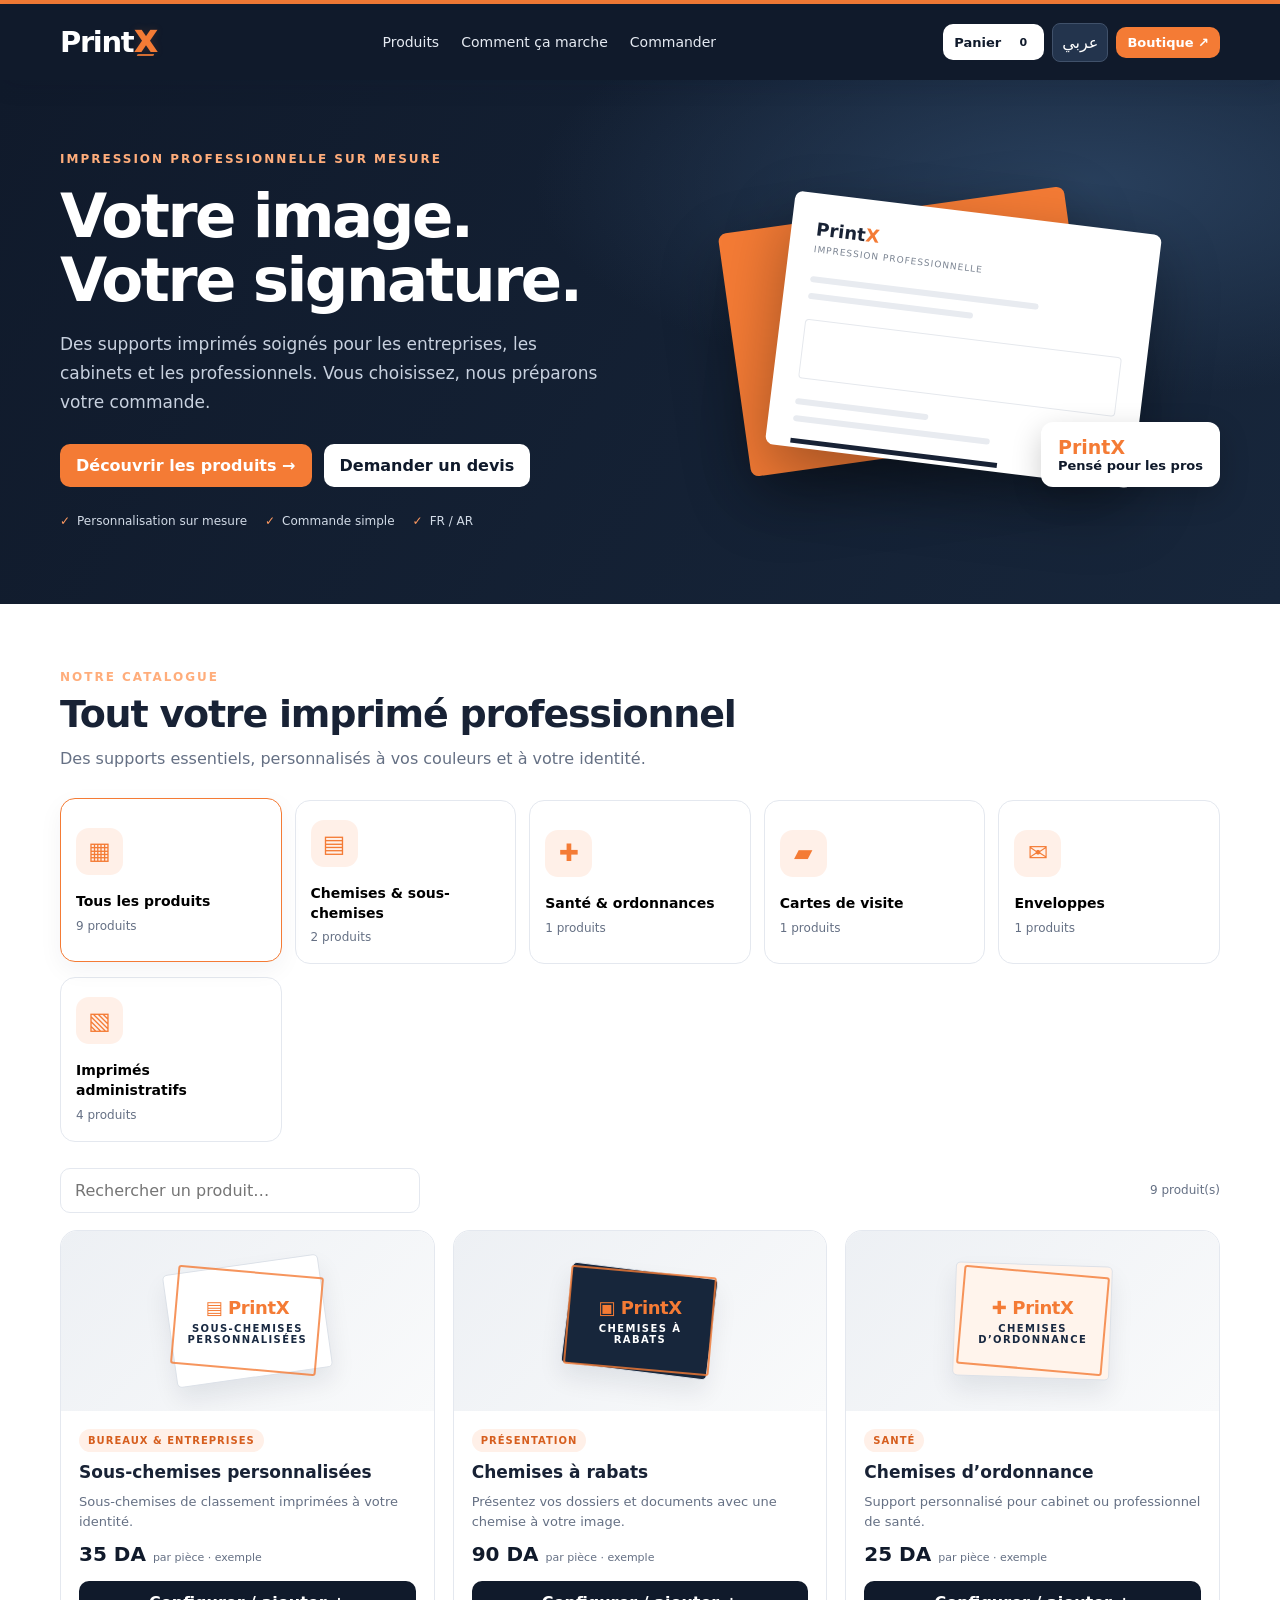
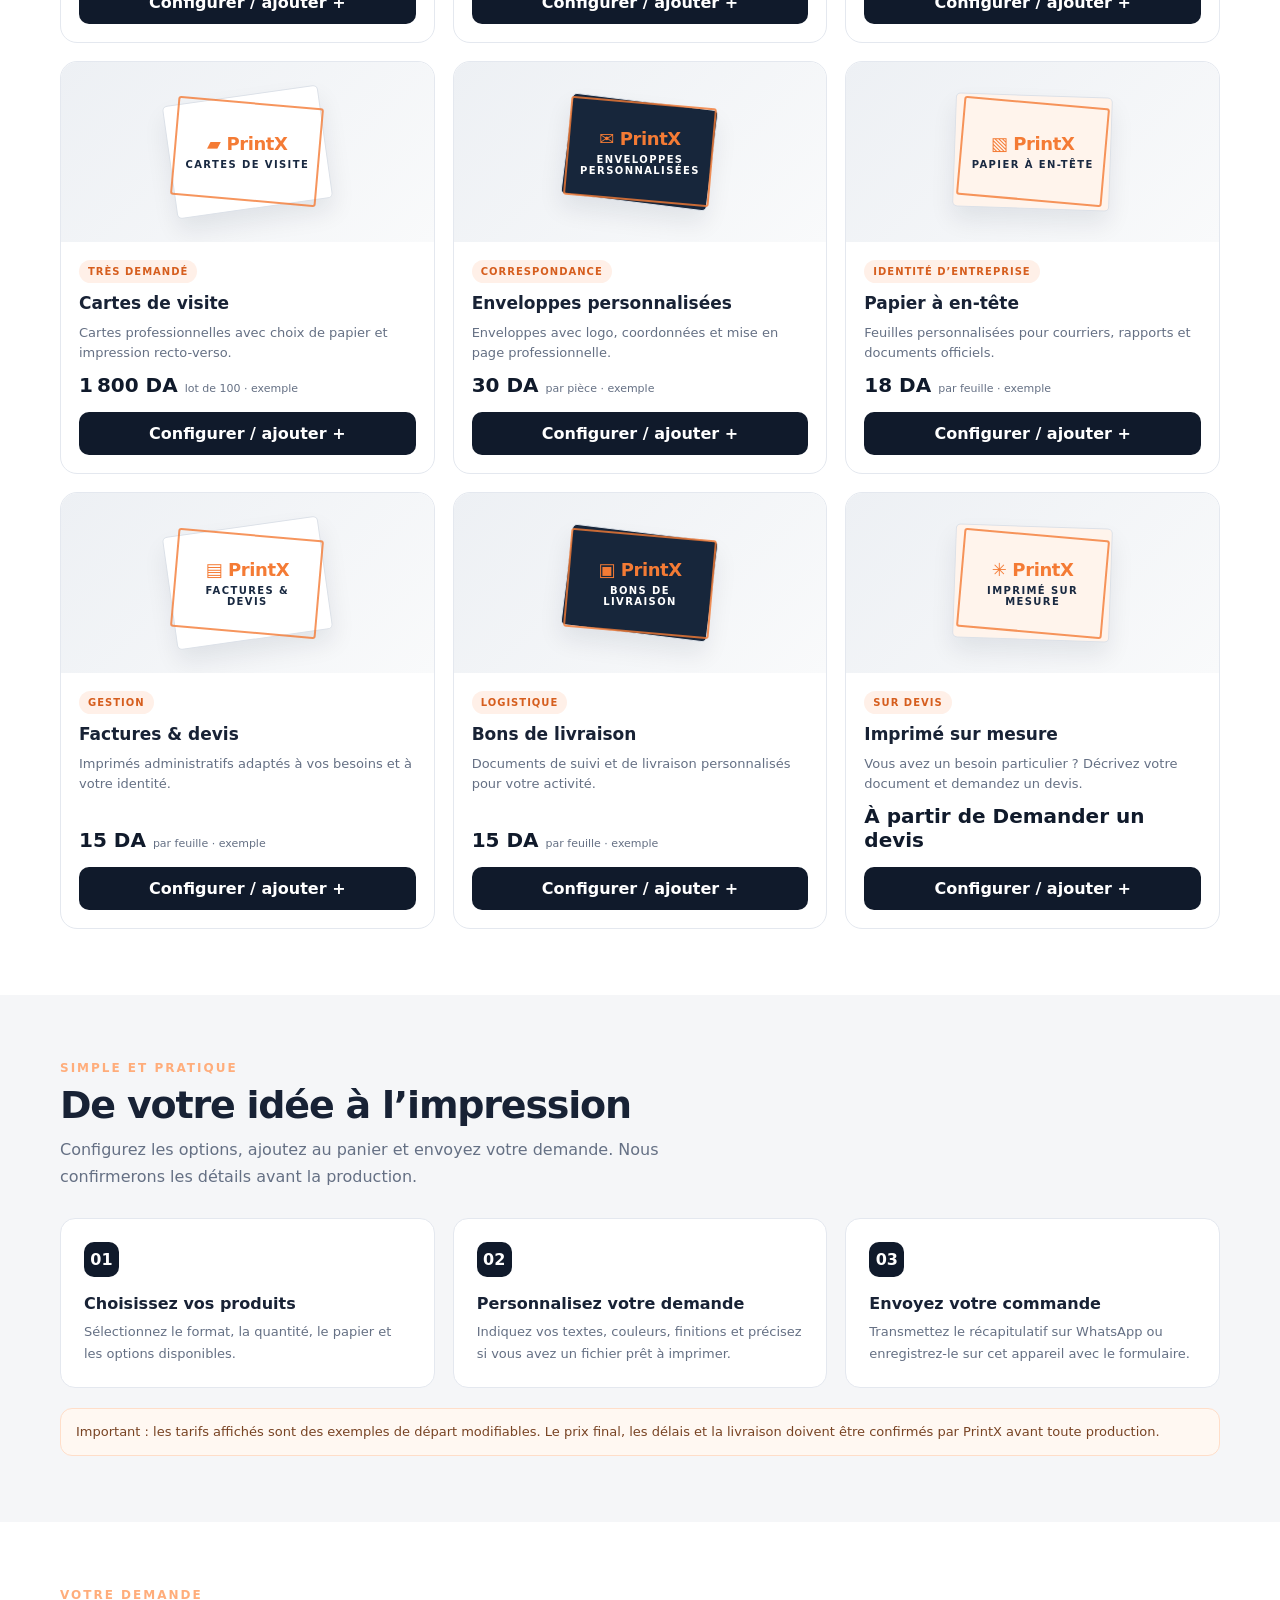
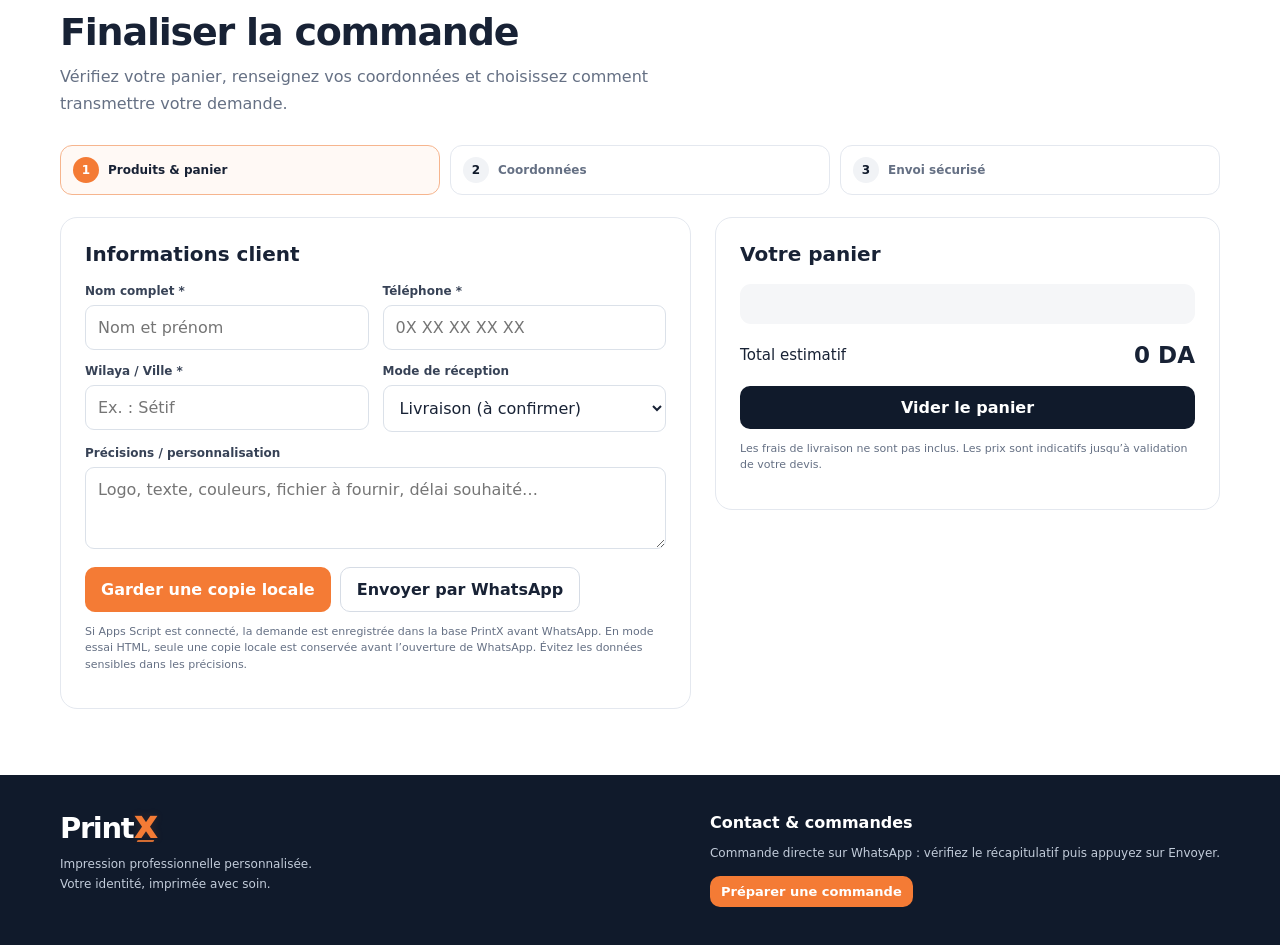
<file: archive/index-before-laser-layout-refinement-2026-10-18.html>
<!doctype html>
<html lang="fr">
<head>
<meta charset="utf-8"><meta name="viewport" content="width=device-width,initial-scale=1"><meta name="theme-color" content="#101a2b"><meta name="description" content="PrintX — impression professionnelle personnalisée : cartes de visite, chemises, enveloppes et imprimés administratifs.">
<title>PrintX — Impression professionnelle</title>
<style>
:root{--navy:#101a2b;--navy2:#192941;--orange:#f47b35;--ink:#182235;--muted:#657084;--paper:#f5f6f8;--line:#e4e8ef;--white:#fff;--green:#16845b}*{box-sizing:border-box}body{margin:0;font-family:Inter,ui-sans-serif,system-ui,-apple-system,Segoe UI,Arial,sans-serif;color:var(--ink);background:#fff}button,input,select,textarea{font:inherit}button{cursor:pointer}.topline{background:var(--orange);height:4px}.wrap{width:min(1160px,92%);margin:auto}.nav{background:var(--navy);color:#fff;position:sticky;top:0;z-index:10;box-shadow:0 5px 25px #0b14251a}.navin{min-height:76px;display:flex;align-items:center;gap:24px;justify-content:space-between}.brand{display:flex;align-items:center;gap:11px;color:#fff;text-decoration:none;font-size:27px;font-weight:850;letter-spacing:-1px}.brandmark{display:grid;place-items:center;width:40px;height:40px;border-radius:11px;background:var(--orange);font-size:21px}.brand span b{color:var(--orange)}.navlinks{display:flex;align-items:center;gap:22px}.navlinks a{color:#e5eaf2;text-decoration:none;font-size:14px}.navlinks a:hover{color:#ffb184}.actions{display:flex;gap:8px;align-items:center}.btn{border:0;border-radius:10px;padding:12px 16px;font-weight:750;display:inline-flex;align-items:center;justify-content:center;gap:8px;text-decoration:none;transition:.2s}.btn:hover{transform:translateY(-1px)}.btn-primary{background:var(--orange);color:#fff}.btn-dark{background:var(--navy);color:#fff}.btn-outline{background:transparent;border:1px solid #d6dce5;color:var(--ink)}.btn-light{background:#fff;color:var(--navy)}.btn-small{padding:8px 11px;font-size:13px}.lang{background:#23344d;border:1px solid #40516a;color:#fff;border-radius:8px;padding:9px}.hero{background:radial-gradient(ellipse at 85% 20%,#29405d 0,transparent 36%),linear-gradient(120deg,#101a2b,#17263b);color:#fff;overflow:hidden}.hero-grid{display:grid;grid-template-columns:1.08fr .92fr;align-items:center;gap:45px;padding:72px 0 76px}.eyebrow{color:#ffad7b;font-size:12px;font-weight:850;letter-spacing:2px;text-transform:uppercase}.hero h1{font-size:clamp(38px,5vw,61px);letter-spacing:-2.5px;line-height:1.05;margin:18px 0}.hero p{font-size:17px;line-height:1.7;color:#c8d1df;max-width:540px}.hero-ctas{display:flex;gap:12px;flex-wrap:wrap;margin:27px 0}.trust{display:flex;gap:18px;flex-wrap:wrap;color:#d2dbe7;font-size:12px}.trust span:before{content:'✓';color:#ff9a60;font-weight:900;margin-right:7px}.hero-art{min-height:330px;position:relative;display:grid;place-items:center}.paper{position:absolute;width:72%;height:255px;background:#fff;border-radius:8px;box-shadow:0 25px 65px #0005;transform:rotate(7deg);padding:25px;color:#182235}.paper.back{transform:rotate(-8deg);background:#f47b35;width:68%;height:245px;top:34px;left:5%}.paper .line{height:6px;border-radius:4px;background:#e8ebf0;margin:11px 0;width:85%}.paper .line.short{width:52%}.paper .tinybrand{font-weight:900;font-size:18px}.paper .tinybrand span{color:var(--orange)}.paper .mockbox{border:1px solid #e5e8ed;border-radius:4px;height:60px;margin-top:20px}.paper .mockfooter{margin-top:17px;height:5px;background:#182235;width:65%}.floating{position:absolute;bottom:18px;right:0;background:#fff;color:var(--navy);padding:14px 17px;border-radius:12px;box-shadow:0 10px 30px #0003;font-size:13px;font-weight:800}.floating strong{display:block;color:var(--orange);font-size:19px}.section{padding:66px 0}.section.alt{background:var(--paper)}.section-head{display:flex;justify-content:space-between;gap:20px;align-items:end;margin-bottom:28px}.section h2{font-size:clamp(27px,3vw,38px);letter-spacing:-1.2px;margin:8px 0 10px}.section-head p,.lead{color:var(--muted);line-height:1.65;margin:0;max-width:640px}.categories{display:grid;grid-template-columns:repeat(5,1fr);gap:13px}.cat{border:1px solid var(--line);border-radius:15px;padding:19px 15px;background:#fff;text-align:left;transition:.2s}.cat:hover,.cat.active{border-color:var(--orange);box-shadow:0 8px 24px #17263b0d;transform:translateY(-2px)}.cat-icon{width:47px;height:47px;border-radius:13px;background:#fff0e8;color:var(--orange);display:grid;place-items:center;font-size:24px;margin-bottom:17px}.cat strong{display:block;font-size:14px;line-height:1.4}.cat small{display:block;color:var(--muted);font-size:12px;margin-top:7px}.toolbar{display:flex;gap:12px;align-items:center;justify-content:space-between;margin:26px 0 17px;flex-wrap:wrap}.search{min-width:220px;flex:1;max-width:360px;border:1px solid var(--line);border-radius:10px;padding:12px 14px;background:#fff}.product-grid{display:grid;grid-template-columns:repeat(3,1fr);gap:18px}.product{border:1px solid var(--line);border-radius:17px;overflow:hidden;background:#fff;display:flex;flex-direction:column}.product-visual{height:180px;background:linear-gradient(135deg,#edf0f4,#f9fafb);display:grid;place-items:center;position:relative;overflow:hidden}.product-visual:before{content:'';position:absolute;width:155px;height:112px;background:#fff;border:1px solid #dce1e8;box-shadow:0 13px 24px #101a2b15;border-radius:5px;transform:rotate(-8deg)}.product-visual:after{content:'';position:absolute;width:142px;height:95px;border:2px solid #f47b35;opacity:.8;transform:rotate(5deg);border-radius:3px}.product-visual .visual-label{z-index:1;font-size:10px;letter-spacing:1.4px;font-weight:900;color:#192941;text-align:center;max-width:125px}.product-visual .visual-label em{display:block;color:var(--orange);font-size:18px;font-style:normal;letter-spacing:-.4px;margin-bottom:5px}.product:nth-child(3n+2) .product-visual:before{transform:rotate(7deg);width:145px;height:100px;background:#17263b}.product:nth-child(3n+2) .visual-label{color:#fff}.product:nth-child(3n) .product-visual:before{transform:rotate(2deg);background:#fff4ec}.product-info{padding:18px;display:flex;flex-direction:column;gap:10px;flex:1}.pill{font-size:10px;font-weight:850;text-transform:uppercase;letter-spacing:1px;color:#d65e1e;background:#fff0e8;border-radius:99px;padding:6px 9px;align-self:start}.product h3{margin:0;font-size:17px}.product p{margin:0;color:var(--muted);font-size:13px;line-height:1.55;min-height:40px}.price-row{display:flex;align-items:baseline;gap:7px;margin-top:auto}.price{font-size:20px;font-weight:900;color:var(--navy)}.from{font-size:11px;color:var(--muted)}.product .btn{width:100%;margin-top:5px}.notice{background:#fff8f2;border:1px solid #ffdec9;color:#784323;border-radius:12px;padding:13px 15px;font-size:13px;line-height:1.55}.steps{display:grid;grid-template-columns:repeat(3,1fr);gap:18px}.step{background:#fff;border:1px solid var(--line);border-radius:15px;padding:23px}.step-num{width:35px;height:35px;display:grid;place-items:center;background:var(--navy);color:#fff;border-radius:10px;font-weight:900}.step h3{font-size:16px;margin:17px 0 8px}.step p{color:var(--muted);font-size:13px;line-height:1.65;margin:0}.order-layout{display:grid;grid-template-columns:1fr .8fr;gap:24px;align-items:start}.panel{background:#fff;border:1px solid var(--line);border-radius:17px;padding:24px}.panel h3{margin:0 0 18px;font-size:20px}.formgrid{display:grid;grid-template-columns:1fr 1fr;gap:14px}.field{display:flex;flex-direction:column;gap:7px}.field.full{grid-column:1/-1}.field label{font-size:12px;font-weight:800;color:#374256}.field input,.field select,.field textarea{width:100%;border:1px solid #dbe1e9;border-radius:9px;padding:12px;background:#fff;color:var(--ink);min-width:0}.field textarea{min-height:82px;resize:vertical}.field input:focus,.field select:focus,.field textarea:focus{outline:2px solid #ffd0b3;border-color:var(--orange)}.cart-empty{padding:20px;background:var(--paper);border-radius:11px;color:var(--muted);font-size:13px}.cart-item{display:flex;justify-content:space-between;gap:12px;padding:13px 0;border-bottom:1px solid var(--line);font-size:13px}.cart-item small{display:block;color:var(--muted);margin-top:4px}.remove{border:0;background:none;color:#b33b36;font-size:12px}.totalrow{display:flex;justify-content:space-between;align-items:center;margin:18px 0;font-size:15px}.totalrow strong{font-size:23px}.cart-actions{display:grid;gap:9px}.cart-actions .btn{width:100%}.fineprint{font-size:11px;line-height:1.5;color:var(--muted);margin-top:12px}.admin-list{display:grid;gap:9px}.admin-order{border:1px solid var(--line);border-radius:10px;padding:12px;font-size:12px}.admin-order strong{display:block;font-size:13px}.footer{background:var(--navy);color:#fff;padding:38px 0}.footerin{display:flex;justify-content:space-between;gap:20px;align-items:center}.footer p{font-size:12px;color:#c2ccda;line-height:1.6}.toast{position:fixed;bottom:18px;left:50%;transform:translateX(-50%);background:#14233a;color:white;padding:12px 18px;border-radius:10px;box-shadow:0 10px 35px #0003;z-index:99;font-size:13px;display:none;max-width:90vw}.toast.show{display:block}.hidden{display:none!important}.rtl{direction:rtl}.rtl .navin,.rtl .section-head,.rtl .toolbar,.rtl .footerin,.rtl .cart-item,.rtl .totalrow{direction:rtl}.rtl .hero-grid{direction:rtl}.rtl .product-info,.rtl .panel,.rtl .cat{text-align:right}.rtl .product-visual .visual-label{text-align:center}.rtl .trust span:before{margin-right:0;margin-left:7px}@media(max-width:850px){.navlinks{display:none}.hero-grid{grid-template-columns:1fr;padding:53px 0}.hero-art{min-height:285px;max-width:480px;width:100%;margin:auto}.categories{grid-template-columns:repeat(2,1fr)}.product-grid{grid-template-columns:repeat(2,1fr)}.order-layout{grid-template-columns:1fr}.steps{grid-template-columns:1fr}.section{padding:49px 0}}@media(max-width:520px){.navin{min-height:66px}.brand{font-size:23px}.brandmark{width:35px;height:35px}.actions .btn{padding:9px 10px;font-size:12px}.hero h1{font-size:40px}.hero p{font-size:15px}.hero-art{min-height:245px}.paper{height:205px}.paper.back{height:198px}.floating{bottom:0}.section-head{align-items:start;flex-direction:column}.product-grid{grid-template-columns:1fr 1fr;gap:10px}.product-visual{height:135px}.product-info{padding:12px}.product h3{font-size:14px}.product p{font-size:12px;min-height:58px}.price{font-size:17px}.product .btn{font-size:12px;padding:10px 8px}.formgrid{grid-template-columns:1fr}.field.full{grid-column:auto}.panel{padding:17px}.footerin{align-items:flex-start;flex-direction:column}.cat{padding:14px 12px}.cat strong{font-size:13px}}

/* PrintX refinement: compact wordmark and clearer order workflow */
.qty-controls{display:inline-flex;align-items:center;gap:9px;margin-top:8px;border:1px solid var(--line);border-radius:8px;padding:3px 5px}.qty-controls button{width:27px;height:27px;border:0;border-radius:6px;background:#f3f5f8;color:var(--navy);font-weight:900}.qty-controls button:disabled{opacity:.35;cursor:not-allowed}.qty-controls span{min-width:18px;text-align:center;font-weight:800;font-size:12px}
.brand{gap:0;font-size:29px;letter-spacing:-1.35px;line-height:1}.brandword{display:inline-flex;align-items:baseline;white-space:nowrap}.brand-x{color:var(--orange);font-weight:950;display:inline-block;position:relative;margin-left:1px;text-shadow:0 0 8px #f47b3526}.brand-x:after{content:"";position:absolute;left:12%;right:8%;height:2px;bottom:1px;background:var(--orange);opacity:.85;border-radius:2px;transform:skewX(-28deg)}.brand-x:before{content:"";position:absolute;z-index:2;pointer-events:none;left:-12%;top:49%;width:124%;height:2px;background:linear-gradient(90deg,transparent,#ff8b45 22%,#fff4e9 50%,#ff8b45 78%,transparent);box-shadow:0 0 5px #ff7b35,0 0 10px #ff7b35;transform:rotate(-48deg);transform-origin:center;animation:printXLaser 2.8s ease-in-out infinite;opacity:0}@keyframes printXLaser{0%,12%{opacity:0;transform:translateX(-5px) rotate(-48deg)}25%,42%{opacity:.95}58%,100%{opacity:0;transform:translateX(5px) rotate(-48deg)}}@media(prefers-reduced-motion:reduce){.brand-x:before{animation:none;opacity:.35}}
.product.unavailable{opacity:.78}.product.unavailable .product-visual:after{border-color:#a7afbb}.unavailable-badge{background:#eef0f3;color:#596273}.product .btn:disabled{background:#e7e9ed;color:#667085;cursor:not-allowed;transform:none}
.order-progress{display:grid;grid-template-columns:repeat(3,1fr);gap:10px;margin:0 0 22px}.progress-step{display:flex;align-items:center;gap:9px;border:1px solid var(--line);border-radius:12px;padding:11px 12px;background:#fff;color:var(--muted);font-size:12px;font-weight:700}.progress-step b{width:26px;height:26px;flex:0 0 26px;display:grid;place-items:center;border-radius:50%;background:#f1f3f6;color:var(--navy)}.progress-step.active{border-color:#f6b58e;background:#fff9f5;color:var(--ink)}.progress-step.active b{background:var(--orange);color:#fff}.status-note{font-size:12px;color:var(--muted);line-height:1.55;margin:10px 0 0}.cart-item{align-items:flex-start}.cart-item>div{min-width:0;overflow-wrap:anywhere}.cart-item .remove{flex:0 0 auto;padding:5px}.cart-count{font-variant-numeric:tabular-nums}.cart-shortcut{position:relative}.cart-shortcut .cart-count{display:inline-grid;place-items:center;min-width:20px;height:20px;padding:0 5px;border-radius:99px;background:#fff;color:var(--navy);font-size:11px;margin-left:4px}.qty-controls{display:flex;align-items:center;gap:9px;margin-top:8px}.qty-controls button{width:30px;height:30px;border:1px solid #d7dde6;background:#fff;border-radius:8px;font-weight:900;color:var(--navy)}.qty-controls button:disabled{opacity:.35;cursor:not-allowed}.cart-shortcut:focus-visible{outline:3px solid #ffb184;outline-offset:3px}.order-feedback{border-radius:10px;padding:11px 13px;font-size:13px;line-height:1.5;margin-top:12px;background:#f5f7fa;border:1px solid var(--line);color:var(--ink)}.order-feedback.error{background:#fff3f1;border-color:#f4c4bd;color:#9d3027}.order-feedback.success{background:#effaf4;border-color:#bce7ce;color:#17653d}
@media(max-width:600px){.brand{font-size:25px}.order-progress{gap:6px}.progress-step{padding:8px 6px;gap:6px;font-size:10px;align-items:flex-start}.progress-step b{width:22px;height:22px;flex-basis:22px}}
</style></head>
<body><div class="topline"></div><header class="nav"><div class="wrap navin"><a class="brand" href="#home"><span class="brandword">Print<span class="brand-x">X</span></span></a><nav class="navlinks"><a href="#catalog" data-i="navProducts">Produits</a><a href="#how" data-i="navHow">Comment ça marche</a><a href="#order" data-i="navOrder">Commander</a></nav><div class="actions"><a class="btn btn-light btn-small cart-shortcut" href="#order" aria-label="Voir le panier">Panier <span id="headerCartCount" class="cart-count">0</span></a><button class="lang" id="langBtn" aria-label="Change language">عربي</button><a class="btn btn-primary btn-small" href="#catalog" data-i="navShop">Boutique ↗</a></div></div></header>
<main id="home"><section class="hero"><div class="wrap hero-grid"><div><div class="eyebrow" data-i="eyebrow">Impression professionnelle sur mesure</div><h1 data-i="heroTitle">Votre image.<br>Votre signature.</h1><p data-i="heroText">Des supports imprimés soignés pour les entreprises, les cabinets et les professionnels. Vous choisissez, nous préparons votre commande.</p><div class="hero-ctas"><a class="btn btn-primary" href="#catalog" data-i="heroCta">Découvrir les produits →</a><a class="btn btn-light" href="#order" data-i="quoteCta">Demander un devis</a></div><div class="trust"><span data-i="trust1">Personnalisation sur mesure</span><span data-i="trust2">Commande simple</span><span data-i="trust3">FR / AR</span></div></div><div class="hero-art" aria-label="Maquette de papeterie PrintX"><div class="paper back"></div><div class="paper"><div class="tinybrand">Print<span>X</span></div><div style="font-size:9px;color:#7b8492;margin-top:5px;letter-spacing:1px">IMPRESSION PROFESSIONNELLE</div><div class="line" style="margin-top:22px;width:72%"></div><div class="line short"></div><div class="mockbox"></div><div class="line" style="margin-top:20px;width:42%"></div><div class="line short" style="width:62%"></div><div class="mockfooter"></div></div><div class="floating"><strong>PrintX</strong><span data-i="floatingText">Pensé pour les pros</span></div></div></div></section>
<section class="section"><div class="wrap"><div class="section-head"><div><div class="eyebrow" data-i="catEyebrow">Notre catalogue</div><h2 data-i="catTitle">Tout votre imprimé professionnel</h2><p data-i="catText">Des supports essentiels, personnalisés à vos couleurs et à votre identité.</p></div></div><div class="categories" id="categories"></div><div class="toolbar"><input class="search" id="search" type="search" placeholder="Rechercher un produit…" data-i-placeholder="search"><span id="productCount" style="font-size:12px;color:var(--muted)"></span></div><div class="product-grid" id="products"></div></div></section>
<section class="section alt" id="how"><div class="wrap"><div class="section-head"><div><div class="eyebrow" data-i="stepsEyebrow">Simple et pratique</div><h2 data-i="stepsTitle">De votre idée à l'impression</h2><p data-i="stepsText">Configurez les options, ajoutez au panier et envoyez votre demande. Nous confirmerons les détails avant la production.</p></div></div><div class="steps"><article class="step"><div class="step-num">01</div><h3 data-i="step1Title">Choisissez vos produits</h3><p data-i="step1Text">Sélectionnez le format, la quantité, le papier et les options disponibles.</p></article><article class="step"><div class="step-num">02</div><h3 data-i="step2Title">Personnalisez votre demande</h3><p data-i="step2Text">Indiquez vos textes, couleurs, finitions et précisez si vous avez un fichier prêt à imprimer.</p></article><article class="step"><div class="step-num">03</div><h3 data-i="step3Title">Envoyez votre commande</h3><p data-i="step3Text">Transmettez le récapitulatif sur WhatsApp ou enregistrez-le sur cet appareil avec le formulaire.</p></article></div><div class="notice" style="margin-top:20px" data-i="pricingNotice">Important : les tarifs affichés sont des exemples de départ modifiables. Le prix final, les délais et la livraison doivent être confirmés par PrintX avant toute production.</div></div></section>
<section class="section" id="order"><div class="wrap"><div class="section-head"><div><div class="eyebrow" data-i="orderEyebrow">Votre demande</div><h2 data-i="orderTitle">Finaliser la commande</h2><p data-i="orderText">Vérifiez votre panier, renseignez vos coordonnées et choisissez comment transmettre votre demande.</p></div></div><div class="order-progress" aria-label="Étapes de commande"><div class="progress-step active" id="progressProducts"><b>1</b><span data-i="progressProducts">Produits & panier</span></div><div class="progress-step" id="progressDetails"><b>2</b><span data-i="progressDetails">Coordonnées</span></div><div class="progress-step" id="progressSend"><b>3</b><span data-i="progressSend">Envoi sécurisé</span></div></div><div class="order-layout"><div class="panel"><h3 data-i="customerTitle">Informations client</h3><form id="orderForm"><div aria-hidden="true" style="position:absolute;left:-10000px;top:auto;width:1px;height:1px;overflow:hidden"><label for="companyWebsite">Ne pas remplir</label><input id="companyWebsite" name="companyWebsite" tabindex="-1" autocomplete="off"></div><div class="formgrid"><div class="field"><label for="customerName" data-i="nameLabel">Nom complet *</label><input id="customerName" required autocomplete="name" placeholder="Nom et prénom"></div><div class="field"><label for="customerPhone" data-i="phoneLabel">Téléphone *</label><input id="customerPhone" required type="tel" autocomplete="tel" placeholder="0X XX XX XX XX"></div><div class="field"><label for="customerCity" data-i="cityLabel">Wilaya / Ville *</label><input id="customerCity" required placeholder="Ex. : Sétif"></div><div class="field"><label for="customerDelivery" data-i="deliveryLabel">Mode de réception</label><select id="customerDelivery"><option value="delivery" data-i="deliveryHome">Livraison (à confirmer)</option><option value="pickup" data-i="deliveryPickup">Retrait (à confirmer)</option></select></div><div class="field full"><label for="customerNotes" data-i="notesLabel">Précisions / personnalisation</label><textarea id="customerNotes" placeholder="Logo, texte, couleurs, fichier à fournir, délai souhaité…"></textarea></div></div><div style="display:flex;gap:9px;flex-wrap:wrap;margin-top:18px"><button class="btn btn-primary" type="submit" data-i="saveOrder">Enregistrer la commande</button><button class="btn btn-outline" type="button" id="whatsappBtn" data-i="sendWhatsapp">Envoyer par WhatsApp</button></div><div id="orderFeedback" class="order-feedback" role="status" aria-live="polite" hidden></div><p class="fineprint" data-i="privacyNote">Mode essai HTML : les copies locales restent sur cet appareil. La base Google Sheets nécessite le déploiement Apps Script. Évitez les données sensibles dans les précisions.</p></form></div><aside class="panel"><h3 data-i="cartTitle">Votre panier <span id="cartBadge">(0)</span></h3><div id="cartItems" class="cart-empty"></div><div class="totalrow"><span data-i="estimatedTotal">Total estimatif</span><strong id="cartTotal">0 DA</strong></div><div class="cart-actions"><button class="btn btn-dark" id="clearCart" type="button" data-i="clearCart">Vider le panier</button></div><p class="fineprint" data-i="cartFine">Les frais de livraison ne sont pas inclus. Les prix sont indicatifs jusqu'à validation de votre devis.</p><div id="savedOrdersBox" class="hidden" style="margin-top:22px"><h3 data-i="savedTitle">Commandes enregistrées sur cet appareil</h3><div id="savedOrders" class="admin-list"></div><button class="btn btn-outline btn-small" type="button" id="exportOrders" style="margin-top:10px" data-i="exportOrders">Exporter les commandes (JSON)</button></div></aside></div></div></section></main>
<footer class="footer"><div class="wrap footerin"><div><a class="brand" href="#home"><span class="brandword">Print<span class="brand-x">X</span></span></a><p data-i="footerText">Impression professionnelle personnalisée.<br>Votre identité, imprimée avec soin.</p></div><div><strong data-i="footerContact">Contact & commandes</strong><p data-i="footerHint">Configurez le numéro WhatsApp dans le fichier index.html avant la mise en ligne.</p><a href="#order" class="btn btn-primary btn-small" data-i="footerCta">Préparer une commande</a></div></div></footer><div class="toast" id="toast" role="status" aria-live="polite"></div>
<script>
const CONFIG={whatsappNumber:"213670478049",currency:"DA"}; // Numéro WhatsApp international sans +
const PRODUCTS=[
{id:'folders',cat:'folders',icon:'▤',name:{fr:'Sous-chemises personnalisées',ar:'أغلفة ملفات مخصصة'},desc:{fr:'Sous-chemises de classement imprimées à votre identité.',ar:'أغلفة لتنظيم الملفات مطبوعة بهويتكم.'},price:35,unit:{fr:'par pièce · exemple',ar:'للقطعة · سعر تجريبي'},badge:{fr:'Bureaux & entreprises',ar:'مكاتب وشركات'},options:['A4','Couleur recto','Papier standard']},
{id:'presentation',cat:'folders',icon:'▣',name:{fr:'Chemises à rabats',ar:'حافظات ملفات بألسنة'},desc:{fr:'Présentez vos dossiers et documents avec une chemise à votre image.',ar:'قدموا ملفاتكم ووثائقكم بحافظة تحمل هويتكم.'},price:90,unit:{fr:'par pièce · exemple',ar:'للقطعة · سعر تجريبي'},badge:{fr:'Présentation',ar:'عرض احترافي'},options:['A4','2 rabats','Impression couleur']},
{id:'prescription',cat:'medical',icon:'✚',name:{fr:'Chemises d’ordonnance',ar:'أغلفة وصفات طبية'},desc:{fr:'Support personnalisé pour cabinet ou professionnel de santé.',ar:'مطبوعات مخصصة للعيادات ومهنيي الصحة.'},price:25,unit:{fr:'par pièce · exemple',ar:'للقطعة · سعر تجريبي'},badge:{fr:'Santé',ar:'الصحة'},options:['Format à confirmer','Personnalisation','Papier standard']},
{id:'cards',cat:'cards',icon:'▰',name:{fr:'Cartes de visite',ar:'بطاقات زيارة'},desc:{fr:'Cartes professionnelles avec choix de papier et impression recto-verso.',ar:'بطاقات مهنية مع اختيار الورق والطباعة على الوجهين.'},price:1800,unit:{fr:'lot de 100 · exemple',ar:'حزمة 100 · سعر تجريبي'},badge:{fr:'Très demandé',ar:'مطلوبة بكثرة'},options:['Format standard','350 g (à confirmer)','Recto-verso']},
{id:'envelopes',cat:'envelopes',icon:'✉',name:{fr:'Enveloppes personnalisées',ar:'أظرفة مخصصة'},desc:{fr:'Enveloppes avec logo, coordonnées et mise en page professionnelle.',ar:'أظرفة تحمل الشعار وبيانات الاتصال.'},price:30,unit:{fr:'par pièce · exemple',ar:'للقطعة · سعر تجريبي'},badge:{fr:'Correspondance',ar:'مراسلات'},options:['Format à choisir','Impression logo','Papier standard']},
{id:'letterhead',cat:'admin',icon:'▧',name:{fr:'Papier à en-tête',ar:'ورق مراسلات رسمي'},desc:{fr:'Feuilles personnalisées pour courriers, rapports et documents officiels.',ar:'أوراق مخصصة للمراسلات والتقارير.'},price:18,unit:{fr:'par feuille · exemple',ar:'للورقة · سعر تجريبي'},badge:{fr:'Identité d’entreprise',ar:'هوية المؤسسة'},options:['A4','Impression couleur','Papier à confirmer']},
{id:'invoice',cat:'admin',icon:'▤',name:{fr:'Factures & devis',ar:'فواتير وعروض أسعار'},desc:{fr:'Imprimés administratifs adaptés à vos besoins et à votre identité.',ar:'مطبوعات إدارية تناسب احتياجاتكم وهويتكم.'},price:15,unit:{fr:'par feuille · exemple',ar:'للورقة · سعر تجريبي'},badge:{fr:'Gestion',ar:'التسيير'},options:['Format à confirmer','Personnalisation','Quantité au choix']},
{id:'delivery',cat:'admin',icon:'▣',name:{fr:'Bons de livraison',ar:'سندات التسليم'},desc:{fr:'Documents de suivi et de livraison personnalisés pour votre activité.',ar:'وثائق متابعة وتسليم مخصصة لنشاطكم.'},price:15,unit:{fr:'par feuille · exemple',ar:'للورقة · سعر تجريبي'},badge:{fr:'Logistique',ar:'اللوجستيك'},options:['Format à confirmer','Numérotation à confirmer','Personnalisation']},
{id:'custom',cat:'admin',icon:'✳',name:{fr:'Imprimé sur mesure',ar:'مطبوعات حسب الطلب'},desc:{fr:'Vous avez un besoin particulier ? Décrivez votre document et demandez un devis.',ar:'لديكم طلب خاص؟ صفوا الوثيقة واطلبوا عرض سعر.'},price:0,unit:{fr:'sur devis',ar:'حسب عرض السعر'},badge:{fr:'Sur devis',ar:'حسب الطلب'},options:['Format libre','Quantité à définir','Devis nécessaire']}
];
const I18N={fr:{navProducts:'Produits',navHow:'Comment ça marche',navOrder:'Commander',navShop:'Boutique ↗',eyebrow:'Impression professionnelle sur mesure',heroTitle:'Votre image.<br>Votre signature.',heroText:'Des supports imprimés soignés pour les entreprises, les cabinets et les professionnels. Vous choisissez, nous préparons votre commande.',heroCta:'Découvrir les produits →',quoteCta:'Demander un devis',trust1:'Personnalisation sur mesure',trust2:'Commande simple',trust3:'FR / AR',floatingText:'Pensé pour les pros',catEyebrow:'Notre catalogue',catTitle:'Tout votre imprimé professionnel',catText:'Des supports essentiels, personnalisés à vos couleurs et à votre identité.',search:'Rechercher un produit…',stepsEyebrow:'Simple et pratique',stepsTitle:'De votre idée à l’impression',stepsText:'Configurez les options, ajoutez au panier et envoyez votre demande. Nous confirmerons les détails avant la production.',step1Title:'Choisissez vos produits',step1Text:'Sélectionnez le format, la quantité, le papier et les options disponibles.',step2Title:'Personnalisez votre demande',step2Text:'Indiquez vos textes, couleurs, finitions et précisez si vous avez un fichier prêt à imprimer.',step3Title:'Envoyez votre commande',step3Text:'Transmettez le récapitulatif sur WhatsApp ou enregistrez-le sur cet appareil avec le formulaire.',pricingNotice:'Important : les tarifs affichés sont des exemples de départ modifiables. Le prix final, les délais et la livraison doivent être confirmés par PrintX avant toute production.',orderEyebrow:'Votre demande',orderTitle:'Finaliser la commande',orderText:'Vérifiez votre panier, renseignez vos coordonnées et choisissez comment transmettre votre demande.',customerTitle:'Informations client',progressProducts:'Produits & panier',progressDetails:'Coordonnées',progressSend:'Envoi sécurisé',nameLabel:'Nom complet *',phoneLabel:'Téléphone *',cityLabel:'Wilaya / Ville *',deliveryLabel:'Mode de réception',deliveryHome:'Livraison (à confirmer)',deliveryPickup:'Retrait (à confirmer)',notesLabel:'Précisions / personnalisation',saveOrder:'Garder une copie locale',sendWhatsapp:'Envoyer par WhatsApp',privacyNote:'Si Apps Script est connecté, la demande est enregistrée dans la base PrintX avant WhatsApp. En mode essai HTML, seule une copie locale est conservée avant l’ouverture de WhatsApp. Évitez les données sensibles dans les précisions.',cartTitle:'Votre panier',estimatedTotal:'Total estimatif',clearCart:'Vider le panier',cartFine:'Les frais de livraison ne sont pas inclus. Les prix sont indicatifs jusqu’à validation de votre devis.',savedTitle:'Copies locales sur cet appareil',exportOrders:'Exporter les commandes (JSON)',footerText:'Impression professionnelle personnalisée.<br>Votre identité, imprimée avec soin.',footerContact:'Contact & commandes',footerHint:'Commande directe sur WhatsApp : vérifiez le récapitulatif puis appuyez sur Envoyer.',footerCta:'Préparer une commande',all:'Tous les produits',unavailable:'Indisponible',folders:'Chemises & sous-chemises',medical:'Santé & ordonnances',cards:'Cartes de visite',envelopes:'Enveloppes',admin:'Imprimés administratifs',add:'Configurer / ajouter',from:'À partir de',emptyCart:'Votre panier est vide. Ajoutez un produit pour commencer.',qty:'Quantité',format:'Format',options:'Options',design:'Fichier / personnalisation',designPlaceholder:'Ex. : logo à fournir, couleurs bleu et orange…',added:'Produit ajouté au panier.',removed:'Produit retiré.',cleared:'Panier vidé.',saved:'Copie locale enregistrée sur cet appareil — commande non envoyée.',needCart:'Ajoutez au moins un produit avant de continuer.',needWhatsApp:'WhatsApp n’est pas configuré. Enregistrez une copie locale de votre demande.',waOpened:'Votre récapitulatif WhatsApp est prêt.',orderNo:'Commande',customer:'Client',phone:'Téléphone',city:'Ville',delivery:'Réception',notes:'Précisions',items:'Articles',total:'Total estimatif',priceWarning:'Prix indicatifs — à confirmer avant production.',remove:'Retirer',openConfig:'Configurer le produit',saveConfig:'Ajouter au panier',cancel:'Annuler',close:'Fermer',example:'Prix exemple',notConfigured:'À configurer',noOrders:'Aucune commande enregistrée sur cet appareil.',exported:'Fichier de commandes préparé.'},ar:{navProducts:'المنتجات',navHow:'كيف نعمل',navOrder:'اطلب الآن',navShop:'المتجر ↗',eyebrow:'طباعة احترافية حسب الطلب',heroTitle:'صورتكم.<br>بصمتكم.',heroText:'مطبوعات احترافية للمؤسسات والعيادات وأصحاب المهن. اختاروا المنتج وسنجهز طلبكم.',heroCta:'اكتشفوا المنتجات ←',quoteCta:'اطلبوا عرض سعر',trust1:'تخصيص حسب الطلب',trust2:'طلب سهل',trust3:'العربية / الفرنسية',floatingText:'مصمم للمحترفين',catEyebrow:'كتالوجنا',catTitle:'كل مطبوعاتكم المهنية',catText:'مطبوعات أساسية مخصصة بألوانكم وهويتكم.',search:'ابحث عن منتج…',stepsEyebrow:'بسيط وعملي',stepsTitle:'من الفكرة إلى الطباعة',stepsText:'اختاروا الخيارات وأضيفوا المنتجات إلى السلة ثم أرسلوا الطلب. سنؤكد التفاصيل قبل الإنتاج.',step1Title:'اختاروا المنتجات',step1Text:'حددوا المقاس والكمية والورق والخيارات المتاحة.',step2Title:'خصصوا طلبكم',step2Text:'حددوا النصوص والألوان والتشطيبات، وأخبرونا إن كان لديكم ملف جاهز للطباعة.',step3Title:'أرسلوا الطلب',step3Text:'أرسلوا ملخص الطلب عبر واتساب أو احفظوه على هذا الجهاز باستخدام النموذج.',pricingNotice:'مهم: الأسعار المعروضة أمثلة أولية قابلة للتعديل. يجب تأكيد السعر النهائي والمدة والتوصيل من PrintX قبل الإنتاج.',orderEyebrow:'طلبكم',orderTitle:'إتمام الطلب',orderText:'راجعوا السلة وأدخلوا بيانات الاتصال واختاروا طريقة إرسال الطلب.',customerTitle:'معلومات العميل',progressProducts:'المنتجات والسلة',progressDetails:'بيانات الاتصال',progressSend:'إرسال آمن',nameLabel:'الاسم الكامل *',phoneLabel:'الهاتف *',cityLabel:'الولاية / المدينة *',deliveryLabel:'طريقة الاستلام',deliveryHome:'توصيل (يؤكد لاحقاً)',deliveryPickup:'استلام (يؤكد لاحقاً)',notesLabel:'تفاصيل / تخصيص',saveOrder:'الاحتفاظ بنسخة محلية',sendWhatsapp:'إرسال عبر واتساب',privacyNote:'زر الطلب يحفظ الطلب أولاً في قاعدة PrintX ثم يفتح واتساب. خيار حفظ نسخة محلية يحتفظ بنسخة على هذا الجهاز فقط. لا تكتبوا بيانات حساسة في خانة التفاصيل.',cartTitle:'سلة المشتريات',estimatedTotal:'المجموع التقديري',clearCart:'إفراغ السلة',cartFine:'لا تشمل الأسعار التوصيل. الأسعار تقديرية إلى حين تأكيد عرض السعر.',savedTitle:'نسخ محلية على هذا الجهاز',exportOrders:'تصدير الطلبات (JSON)',footerText:'طباعة احترافية حسب الطلب.<br>هويتكم، مطبوعة بعناية.',footerContact:'التواصل والطلبات',footerHint:'أرسلوا طلبكم مباشرة عبر واتساب بعد مراجعة الملخص.',footerCta:'إعداد طلب',all:'كل المنتجات',unavailable:'غير متوفر',folders:'حافظات وأغلفة الملفات',medical:'الصحة والوصفات',cards:'بطاقات الزيارة',envelopes:'الأظرفة',admin:'مطبوعات إدارية',add:'تخصيص / إضافة',from:'ابتداءً من',emptyCart:'السلة فارغة. أضيفوا منتجاً للبدء.',qty:'الكمية',format:'المقاس',options:'الخيارات',design:'الملف / التخصيص',designPlaceholder:'مثال: الشعار سنرسله لاحقاً، الألوان أزرق وبرتقالي…',added:'تمت إضافة المنتج إلى السلة.',removed:'تم حذف المنتج.',cleared:'تم إفراغ السلة.',saved:'تم حفظ نسخة محلية فقط — لم يتم إرسال الطلب.',needCart:'أضيفوا منتجاً واحداً على الأقل للمتابعة.',needWhatsApp:'لم تتم إضافة رقم واتساب بعد. يمكن حفظ الطلب وتصديره.',waOpened:'ملخص الطلب جاهز في واتساب.',orderNo:'الطلب',customer:'العميل',phone:'الهاتف',city:'المدينة',delivery:'الاستلام',notes:'التفاصيل',items:'المنتجات',total:'المجموع التقديري',priceWarning:'أسعار تقديرية — يجب التأكيد قبل الإنتاج.',remove:'حذف',openConfig:'تخصيص المنتج',saveConfig:'إضافة إلى السلة',cancel:'إلغاء',close:'إغلاق',example:'سعر تجريبي',notConfigured:'بحاجة إلى إعداد',noOrders:'لا توجد طلبات محفوظة على هذا الجهاز.',exported:'تم تجهيز ملف الطلبات.'}};
const CATS=[{id:'all',icon:'▦'},{id:'folders',icon:'▤'},{id:'medical',icon:'✚'},{id:'cards',icon:'▰'},{id:'envelopes',icon:'✉'},{id:'admin',icon:'▧'}];let lang='fr',activeCat='all',cart=[],currentProduct=null,orders=[];const $=s=>document.querySelector(s);const money=n=>new Intl.NumberFormat(lang==='fr'?'fr-DZ':'ar-DZ',{maximumFractionDigits:0}).format(n)+' DA';const t=k=>I18N[lang][k]||k;const ptext=(obj)=>obj[lang]||obj.fr;function showToast(msg){const el=$('#toast');el.textContent=msg;el.classList.add('show');setTimeout(()=>el.classList.remove('show'),2800)}function escapeHTML(s){return String(s??'').replace(/[&<>"']/g,c=>({'&':'&amp;','<':'&lt;','>':'&gt;','"':'&quot;',"'":'&#39;'}[c]))}
function renderCategories(){ $('#categories').innerHTML=CATS.map(c=>`<button class="cat ${activeCat===c.id?'active':''}" data-cat="${c.id}"><div class="cat-icon">${c.icon}</div><strong>${t(c.id)}</strong><small>${c.id==='all'?PRODUCTS.length+' '+(lang==='fr'?'produits':'منتجات'):PRODUCTS.filter(p=>p.cat===c.id).length+' '+(lang==='fr'?'produits':'منتجات')}</small></button>`).join('');$('#categories').querySelectorAll('[data-cat]').forEach(b=>b.onclick=()=>{activeCat=b.dataset.cat;renderCategories();renderProducts()})}
function renderProducts(){const q=$('#search').value.trim().toLocaleLowerCase(lang==='fr'?'fr':'ar');const list=PRODUCTS.filter(p=>(activeCat==='all'||p.cat===activeCat)&&(ptext(p.name)+' '+ptext(p.desc)).toLocaleLowerCase().includes(q));$('#productCount').textContent=list.length+' '+(lang==='fr'?'produit(s)':'منتج');$('#products').innerHTML=list.map(p=>{const unavailable=p.available===false;return `<article class="product ${unavailable?'unavailable':''}"><div class="product-visual"><div class="visual-label"><em>${p.icon} PrintX</em>${escapeHTML(ptext(p.name).toUpperCase())}</div></div><div class="product-info"><span class="pill ${unavailable?'unavailable-badge':''}">${unavailable?t('unavailable'):escapeHTML(ptext(p.badge))}</span><h3>${escapeHTML(ptext(p.name))}</h3><p>${escapeHTML(ptext(p.desc))}</p><div class="price-row"><span class="price">${unavailable?t('unavailable'):(p.price?money(p.price):t('from')+' '+t('quoteCta'))}</span><span class="from">${!unavailable&&p.price?escapeHTML(ptext(p.unit)):''}</span></div><button class="btn btn-dark" data-add="${p.id}" ${unavailable?'disabled':''}>${unavailable?t('unavailable'):t('add')+' +'}</button></div></article>`}).join('');$('#products').querySelectorAll('[data-add]:not(:disabled)').forEach(b=>b.onclick=()=>openConfig(b.dataset.add))}
function openConfig(id){currentProduct=PRODUCTS.find(p=>p.id===id);const p=currentProduct;const old=$('#configModal');if(old)old.remove();const modal=document.createElement('div');modal.id='configModal';modal.style.cssText='position:fixed;inset:0;background:#08101dcc;z-index:50;display:grid;place-items:center;padding:16px';modal.innerHTML=`<div class="panel" style="width:min(560px,100%);max-height:92vh;overflow:auto;box-shadow:0 25px 90px #0005"><div style="display:flex;justify-content:space-between;gap:12px;align-items:start"><div><span class="pill">${escapeHTML(ptext(p.badge))}</span><h3 style="margin-top:12px">${escapeHTML(ptext(p.name))}</h3><p style="font-size:13px;color:var(--muted)">${escapeHTML(ptext(p.desc))}</p></div><button class="btn btn-outline btn-small" id="closeModal">✕ ${t('close')}</button></div><div class="formgrid" style="margin-top:20px"><div class="field"><label>${t('qty')}${p.id==='cards'?' (lots de 100)':''}</label><input id="cfgQty" type="number" min="1" max="100000" value="${p.id==='cards'?1:100}" required inputmode="numeric"></div><div class="field"><label>${t('format')}</label><select id="cfgFormat">${(p.id==='cards'?['Standard 90 × 50 mm','Carré','Personnalisé']:p.id==='envelopes'?['DL','C5','C4','Personnalisé']:p.id==='prescription'?['Format ordonnance','A5','Personnalisé']:['A4','A5','Personnalisé']).map(x=>`<option>${x}</option>`).join('')}</select></div><div class="field full"><label>${t('options')}</label><select id="cfgOption">${p.options.map(x=>`<option>${escapeHTML(x)}</option>`).join('')}</select></div><div class="field full"><label>${t('design')}</label><textarea id="cfgDesign" placeholder="${t('designPlaceholder')}"></textarea></div></div><div class="notice" style="margin-top:15px">${t('example')}: ${p.price?money(p.price):t('quoteCta')}. ${t('priceWarning')}</div><div style="display:flex;gap:9px;margin-top:17px"><button class="btn btn-primary" id="confirmAdd">${t('saveConfig')}</button><button class="btn btn-outline" id="cancelModal">${t('cancel')}</button></div></div>`;document.body.appendChild(modal);const close=()=>modal.remove();modal.addEventListener('click',e=>{if(e.target===modal)close()});$('#closeModal').onclick=close;$('#cancelModal').onclick=close;$('#confirmAdd').onclick=()=>{const rawQty=$('#cfgQty').value;const parsedQty=Number(rawQty);if(!Number.isInteger(parsedQty)||parsedQty<1||parsedQty>100000){$('#cfgQty').setCustomValidity(lang==='fr'?'Saisissez une quantité entière entre 1 et 100 000.':'أدخلوا كمية صحيحة بين 1 و100000.');$('#cfgQty').reportValidity();$('#cfgQty').setCustomValidity('');return}const qty=parsedQty;cart.push({lineId:Date.now()+Math.random(),id:p.id,name:ptext(p.name),qty,format:$('#cfgFormat').value,option:$('#cfgOption').value,design:$('#cfgDesign').value,unitPrice:p.price,total:p.price*qty,quote:!p.price});renderCart();updateProgress(1);setOrderFeedback('', '');showToast(t('added'));close();const shortcut=$('#headerCartCount');if(shortcut){shortcut.parentElement.setAttribute('aria-label',(lang==='fr'?'Voir le panier, ':'عرض السلة، ')+cart.reduce((sum,item)=>sum+item.qty,0));}setTimeout(()=>{const orderSection=$('#order');if(orderSection&&window.matchMedia('(max-width: 850px)').matches)orderSection.scrollIntoView({behavior:'smooth',block:'start'})},120)}}
function renderCart(){const box=$('#cartItems');$('#cartBadge').textContent='('+cart.length+')';const headerCount=$('#headerCartCount');if(headerCount)headerCount.textContent=String(cart.reduce((sum,item)=>sum+item.qty,0));const total=cart.reduce((s,i)=>s+i.total,0);$('#cartTotal').textContent=money(total)+(cart.some(i=>i.quote)?' + devis':'');if(!cart.length){box.className='cart-empty';box.textContent=t('emptyCart')}else{box.className='';box.innerHTML=cart.map(i=>`<div class="cart-item"><div><strong>${escapeHTML(i.name)}</strong><small>${t('qty')}: ${i.qty}${i.id==='cards'?(lang==='fr'?' lot(s) de 100':' حزمة (100)'):''} · ${escapeHTML(i.format)} · ${escapeHTML(i.option)}${i.design?' · '+escapeHTML(i.design):''}</small><small>${i.quote?t('quoteCta'):money(i.total)}</small><div class="qty-controls"><button type="button" aria-label="${lang==='fr'?'Diminuer la quantité':'تقليل الكمية'}" data-dec="${i.lineId}" ${i.qty<=1?'disabled':''}>−</button><span>${i.qty}</span><button type="button" aria-label="${lang==='fr'?'Augmenter la quantité':'زيادة الكمية'}" data-inc="${i.lineId}" ${i.qty>=100000?'disabled':''}>+</button></div></div><button class="remove" data-remove="${i.lineId}">${t('remove')}</button></div>`).join('');box.querySelectorAll('[data-remove]').forEach(b=>b.onclick=()=>{cart=cart.filter(i=>String(i.lineId)!==b.dataset.remove);renderCart();showToast(t('removed'))});box.querySelectorAll('[data-dec]').forEach(b=>b.onclick=()=>{const i=cart.find(x=>String(x.lineId)===b.dataset.dec);if(i&&i.qty>1){i.qty--;i.total=i.quote?0:i.unitPrice*i.qty;renderCart()}});box.querySelectorAll('[data-inc]').forEach(b=>b.onclick=()=>{const i=cart.find(x=>String(x.lineId)===b.dataset.inc);if(i&&i.qty<100000){i.qty++;i.total=i.quote?0:i.unitPrice*i.qty;renderCart()}})}}
function collectOrder(){if(!cart.length){showToast(t('needCart'));return null}const form=$('#orderForm');if(!form.reportValidity())return null;const name=$('#customerName').value.trim(),phone=$('#customerPhone').value.trim(),city=$('#customerCity').value.trim();const digits=phone.replace(/\D/g,'');if(digits.length<8||digits.length>15){$('#customerPhone').setCustomValidity(lang==='fr'?'Saisissez un numéro de téléphone valide.':'أدخلوا رقم هاتف صحيحاً.');$('#customerPhone').reportValidity();$('#customerPhone').setCustomValidity('');return null}return {id:'PX-'+Date.now().toString(),createdAt:new Date().toISOString(),name,phone,city,delivery:$('#customerDelivery').value,notes:$('#customerNotes').value.trim(),items:cart.map(x=>({...x})),total:cart.reduce((s,i)=>s+i.total,0),currency:'DA',status:'À confirmer'}}function orderText(o){return `PRINTX — ${t('orderNo')} ${o.id}\n${t('customer')}: ${o.name}\n${t('phone')}: ${o.phone}\n${t('city')}: ${o.city}\n${t('delivery')}: ${o.delivery==='pickup'?(lang==='fr'?'Retrait (à confirmer)':'استلام (يؤكد لاحقاً)'):(lang==='fr'?'Livraison (à confirmer)':'توصيل (يؤكد لاحقاً)')}\n\n${t('items')}:\n${o.items.map(i=>`• ${i.name} — ${t('qty')}: ${i.qty}${i.id==='cards'?(lang==='fr'?' lot(s) de 100':' حزمة (100)'):''}; ${t('format')}: ${i.format}; ${t('options')}: ${i.option}; ${i.design||''}; ${i.quote?t('quoteCta'):money(i.total)}`).join('\n')}\n\n${t('total')}: ${money(o.total)}\n${t('notes')}: ${o.notes||'—'}\n${t('priceWarning')}`}
function setOrderFeedback(message,type=''){const el=$('#orderFeedback');if(!el)return;el.hidden=!message;el.className='order-feedback'+(type?' '+type:'');el.textContent=message}function updateProgress(step){[['progressProducts',1],['progressDetails',2],['progressSend',3]].forEach(([id,n])=>{const el=$('#'+id);if(el)el.classList.toggle('active',n<=step)})}function saveOrder(o,quiet=false){orders.unshift(o);try{localStorage.setItem('printx_orders_v1',JSON.stringify(orders))}catch(e){}renderOrders();if(!quiet)showToast(t('saved'))}function renderOrders(){const box=$('#savedOrdersBox'),list=$('#savedOrders');box.classList.toggle('hidden',!orders.length);if(!orders.length){list.innerHTML=`<div class="admin-order">${t('noOrders')}</div>`;return}list.innerHTML=orders.slice(0,10).map(o=>`<div class="admin-order"><strong>${escapeHTML(o.id)} · ${escapeHTML(o.name)}</strong><span>${new Date(o.createdAt).toLocaleString()} · ${escapeHTML(o.city)} · ${money(o.total)}</span><div style="margin-top:6px;display:flex;gap:8px;flex-wrap:wrap"><button class="btn btn-outline btn-small" data-copy="${o.id}">Copier</button><button class="btn btn-outline btn-small" data-delete="${o.id}">Supprimer</button></div></div>`).join('');list.querySelectorAll('[data-copy]').forEach(b=>b.onclick=()=>{const o=orders.find(x=>x.id===b.dataset.copy);navigator.clipboard?.writeText(orderText(o)).then(()=>showToast('OK')).catch(()=>showToast(orderText(o)))});list.querySelectorAll('[data-delete]').forEach(b=>b.onclick=()=>{orders=orders.filter(o=>o.id!==b.dataset.delete);localStorage.setItem('printx_orders_v1',JSON.stringify(orders));renderOrders()})}
$('#orderForm').addEventListener('submit',e=>{e.preventDefault();const o=collectOrder();if(!o)return;saveOrder({...o,status:'Copie locale — non envoyée'},true);setOrderFeedback(lang==='fr'?'Copie conservée dans ce navigateur uniquement. Aucune commande n’a été envoyée à PrintX.':'تم حفظ نسخة في هذا المتصفح فقط. لم يتم إرسال الطلب إلى PrintX.','success');updateProgress(2);});
function openWhatsAppForOrder(o,win){const url='https://wa.me/'+CONFIG.whatsappNumber+'?text='+encodeURIComponent(orderText(o));if(win&&!win.closed){win.location.href=url}else{window.location.href=url}}
function submitOrderToDatabase(o,win){
 const trap=$('#companyWebsite').value.trim();
 if(trap){if(win)win.close();showToast(lang==='fr'?'Demande refusée.':'تم رفض الطلب.');return}
 if(!window.google||!google.script||!google.script.run){
   // Mode d'essai HTML autonome : aucune base distante n'est disponible.
   // On conserve une copie locale puis on ouvre WhatsApp sans prétendre que Sheets a été mis à jour.
   saveOrder({...o,status:'Copie locale — en attente d’envoi WhatsApp'},true);
   if(win)openWhatsAppForOrder(o,win);else openWhatsAppForOrder(o,null);
   setOrderFeedback(lang==='fr'?'Mode essai HTML : copie conservée sur cet appareil. WhatsApp s’ouvre avec le récapitulatif ; appuyez sur Envoyer. La base Google Sheets n’est pas connectée dans ce mode.':'وضع تجربة HTML: تم حفظ نسخة على هذا الجهاز. سيفتح واتساب بالملخص؛ اضغطوا إرسال. قاعدة Google Sheets غير متصلة في هذا الوضع.','success');
   updateProgress(3);return
 }
 const button=$('#whatsappBtn');button.disabled=true;button.style.opacity='.65';button.textContent=lang==='fr'?'Enregistrement…':'جارٍ الحفظ…';setOrderFeedback(lang==='fr'?'Enregistrement sécurisé de la commande… WhatsApp s’ouvrira après confirmation.':'جارٍ حفظ الطلب بأمان… سيفتح واتساب بعد التأكيد.');updateProgress(3);
 google.script.run.withSuccessHandler(result=>{button.disabled=false;button.style.opacity='';button.textContent=t('sendWhatsapp');if(!result||!result.ok){if(win)win.close();setOrderFeedback(lang==='fr'?'Enregistrement non confirmé. Réessayez ; WhatsApp ne sera pas ouvert.':'لم يتم تأكيد الحفظ. حاولوا مجدداً؛ لن يفتح واتساب.','error');updateProgress(2);return}saveOrder({...o,status:'Enregistrée en ligne'},true);if(win)openWhatsAppForOrder(o,win);else openWhatsAppForOrder(o,null);setOrderFeedback(lang==='fr'?'Commande enregistrée dans la base PrintX. Vérifiez le récapitulatif WhatsApp puis appuyez sur Envoyer.':'تم حفظ الطلب في قاعدة PrintX. راجعوا ملخص واتساب ثم اضغطوا إرسال.','success');showToast(lang==='fr'?'Commande enregistrée. Vérifiez puis envoyez le message WhatsApp.':'تم حفظ الطلب. راجعوا رسالة واتساب ثم أرسلوها.');}).withFailureHandler(err=>{button.disabled=false;button.style.opacity='';button.textContent=t('sendWhatsapp');if(win)win.close();setOrderFeedback(lang==='fr'?'Erreur d’enregistrement : '+(err&&err.message?err.message:'réessayez plus tard')+'. WhatsApp n’a pas été ouvert.':'حدث خطأ أثناء الحفظ. لم يتم فتح واتساب؛ حاولوا لاحقاً.','error');updateProgress(2);}).saveOrderToSheet(o);
}
$('#whatsappBtn').onclick=()=>{const o=collectOrder();if(!o)return;if(!CONFIG.whatsappNumber){showToast(t('needWhatsApp'));return}const win=window.open('about:blank','_blank');submitOrderToDatabase(o,win)};$('#clearCart').onclick=()=>{cart=[];renderCart();showToast(t('cleared'))};$('#exportOrders').onclick=()=>{const blob=new Blob([JSON.stringify(orders,null,2)],{type:'application/json'});const a=document.createElement('a');a.href=URL.createObjectURL(blob);a.download='printx-commandes.json';a.click();URL.revokeObjectURL(a.href);showToast(t('exported'))};$('#search').addEventListener('input',renderProducts);
function setLanguage(next){lang=next;document.documentElement.lang=lang;document.documentElement.dir=lang==='ar'?'rtl':'ltr';document.body.classList.toggle('rtl',lang==='ar');$('#langBtn').textContent=lang==='fr'?'عربي':'Français';document.querySelectorAll('[data-i]').forEach(el=>{const key=el.dataset.i;if(I18N[lang][key])el.innerHTML=I18N[lang][key]});document.querySelectorAll('[data-i-placeholder]').forEach(el=>el.placeholder=t(el.dataset.iPlaceholder));renderCategories();renderProducts();renderCart();renderOrders();const wb=$('#whatsappBtn');if(wb&&!wb.disabled)wb.textContent=t('sendWhatsapp')};$('#langBtn').onclick=()=>setLanguage(lang==='fr'?'ar':'fr');['customerName','customerPhone','customerCity','customerDelivery','customerNotes'].forEach(id=>{const el=$('#'+id);if(el)el.addEventListener('focus',()=>updateProgress(2))});try{orders=JSON.parse(localStorage.getItem('printx_orders_v1')||'[]')}catch(e){orders=[]}setLanguage('fr');
</script></body></html>
</file>
